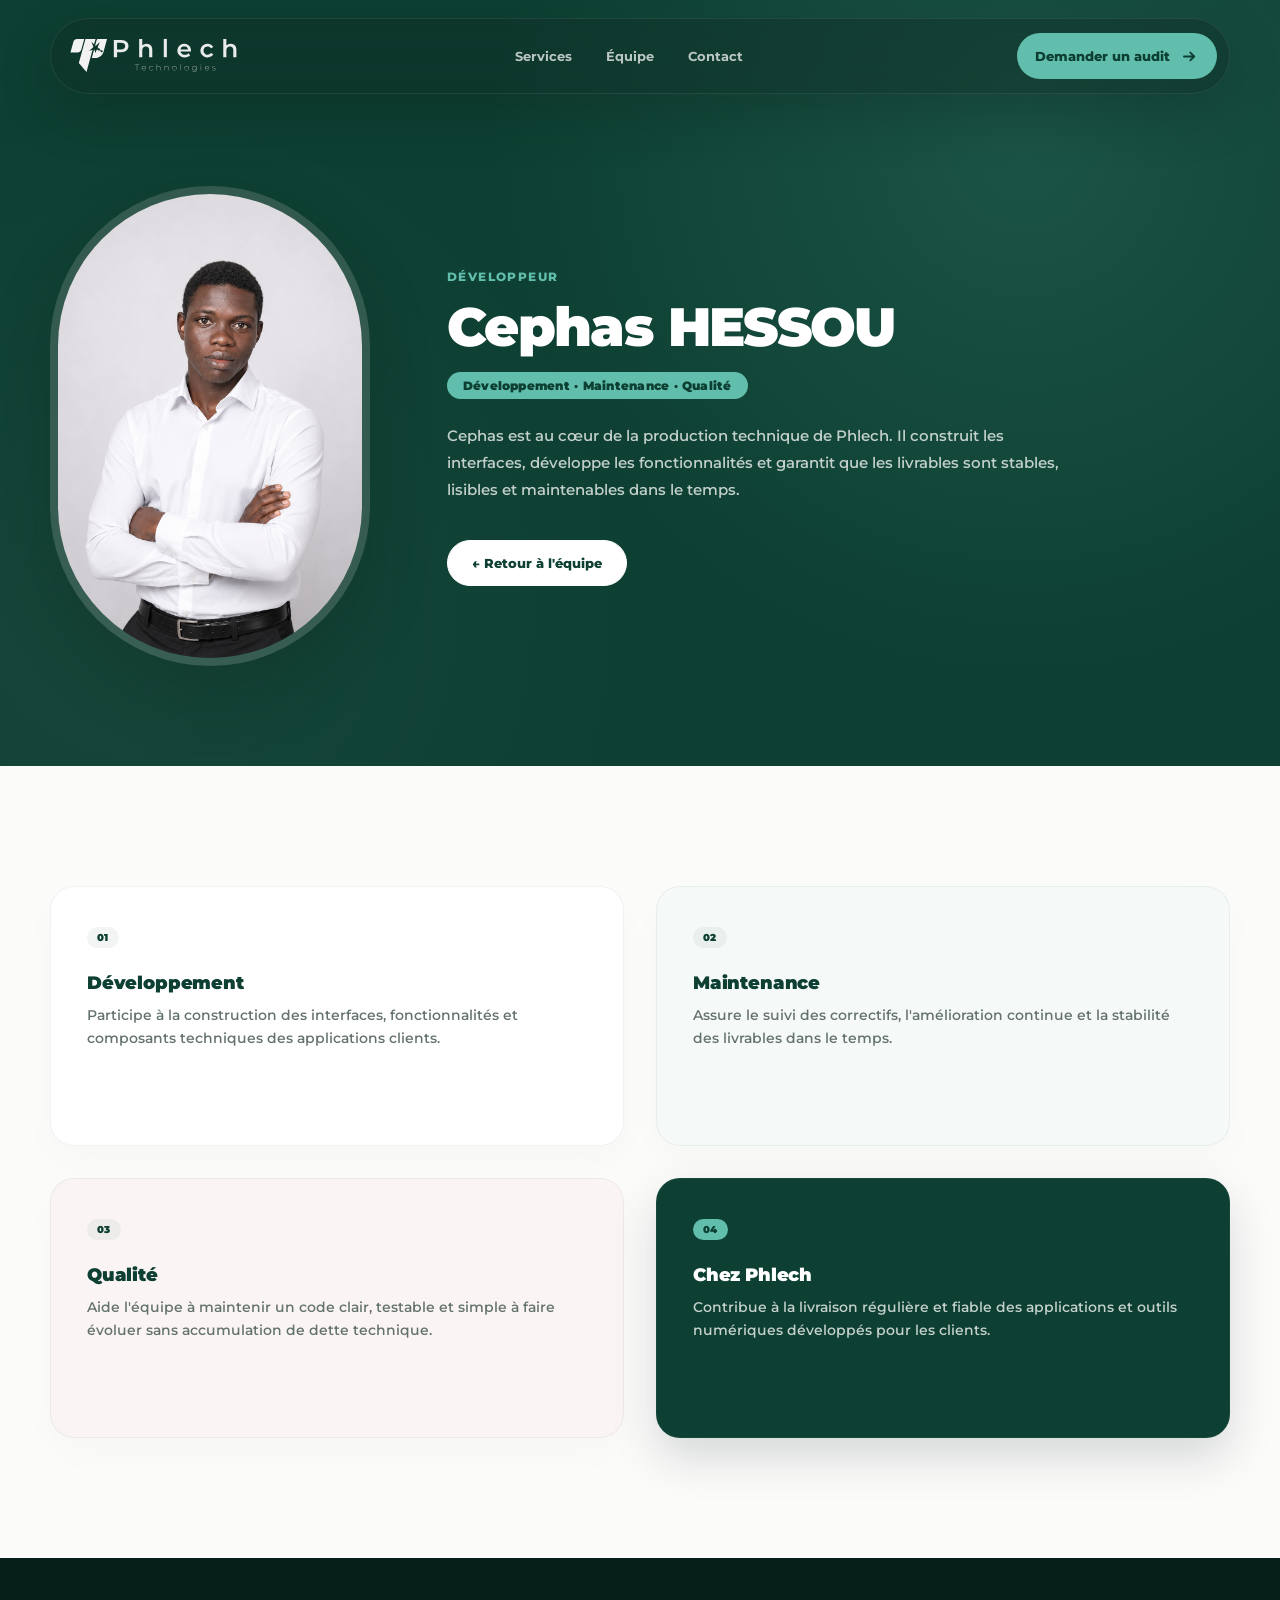
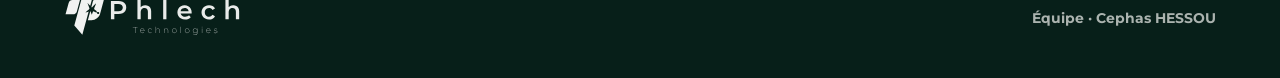
<file: cephas-hessou.html>
<!DOCTYPE html>
<html lang="fr">
  <head>
    <meta charset="UTF-8" />
    <meta name="viewport" content="width=device-width, initial-scale=1.0" />
    <title>Cephas HESSOU | Développeur — Phlech</title>
    <meta name="description" content="Cephas HESSOU, développeur chez Phlech. Il contribue à la construction des interfaces, des fonctionnalités et à la stabilité des livrables techniques." />
    <link rel="preconnect" href="https://fonts.googleapis.com" />
    <link rel="preconnect" href="https://fonts.gstatic.com" crossorigin />
    <link href="https://fonts.googleapis.com/css2?family=Montserrat:wght@400;500;600;700;800;900&display=swap" rel="stylesheet" />
    <link rel="stylesheet" href="styles.css" />
  </head>
  <body class="profile-page">
    <div class="site-shell">
      <header class="site-header" data-header>
        <a class="brand" href="index.html" aria-label="Phlech">
          <img src="assets/logo-horizontal-light.svg" alt="Phlech" />
        </a>
        <nav class="main-nav" aria-label="Navigation principale">
          <a href="index.html#services">Services</a>
          <a href="equipe.html">Équipe</a>
          <a href="index.html#contact">Contact</a>
        </nav>
        <a class="header-cta" href="index.html#contact">
          <span>Demander un audit</span>
          <svg aria-hidden="true" viewBox="0 0 24 24"><path d="M5 12h13m-5-5 5 5-5 5" /></svg>
        </a>
      </header>

      <main>
        <section class="profile-hero">
          <div class="profile-shell">
            <div class="profile-photo profile-photo-rose">
              <img src="cephas.png" alt="Cephas HESSOU" />
            </div>
            <div class="profile-content">
              <p class="eyebrow">Développeur</p>
              <h1>Cephas HESSOU</h1>
              <span class="profile-role">Développement · Maintenance · Qualité</span>
              <p>
                Cephas est au cœur de la production technique de Phlech. Il construit les interfaces, développe les fonctionnalités et garantit que les livrables sont stables, lisibles et maintenables dans le temps.
              </p>
              <div class="profile-actions">
                <a class="button button-primary" href="equipe.html#equipe">← Retour à l'équipe</a>
              </div>
            </div>
          </div>
        </section>

        <section class="profile-details">
          <div class="profile-detail-grid">
            <article class="profile-detail-card">
              <span>01</span>
              <h2>Développement</h2>
              <p>Participe à la construction des interfaces, fonctionnalités et composants techniques des applications clients.</p>
            </article>
            <article class="profile-detail-card">
              <span>02</span>
              <h2>Maintenance</h2>
              <p>Assure le suivi des correctifs, l'amélioration continue et la stabilité des livrables dans le temps.</p>
            </article>
            <article class="profile-detail-card">
              <span>03</span>
              <h2>Qualité</h2>
              <p>Aide l'équipe à maintenir un code clair, testable et simple à faire évoluer sans accumulation de dette technique.</p>
            </article>
            <article class="profile-detail-card">
              <span>04</span>
              <h2>Chez Phlech</h2>
              <p>Contribue à la livraison régulière et fiable des applications et outils numériques développés pour les clients.</p>
            </article>
          </div>
        </section>
      </main>

      <footer class="site-footer">
        <img src="assets/logo-horizontal-light.svg" alt="Phlech" />
        <span><a href="equipe.html">Équipe</a> · Cephas HESSOU</span>
      </footer>
    </div>
    <script src="script.js"></script>
  </body>
</html>
</file>
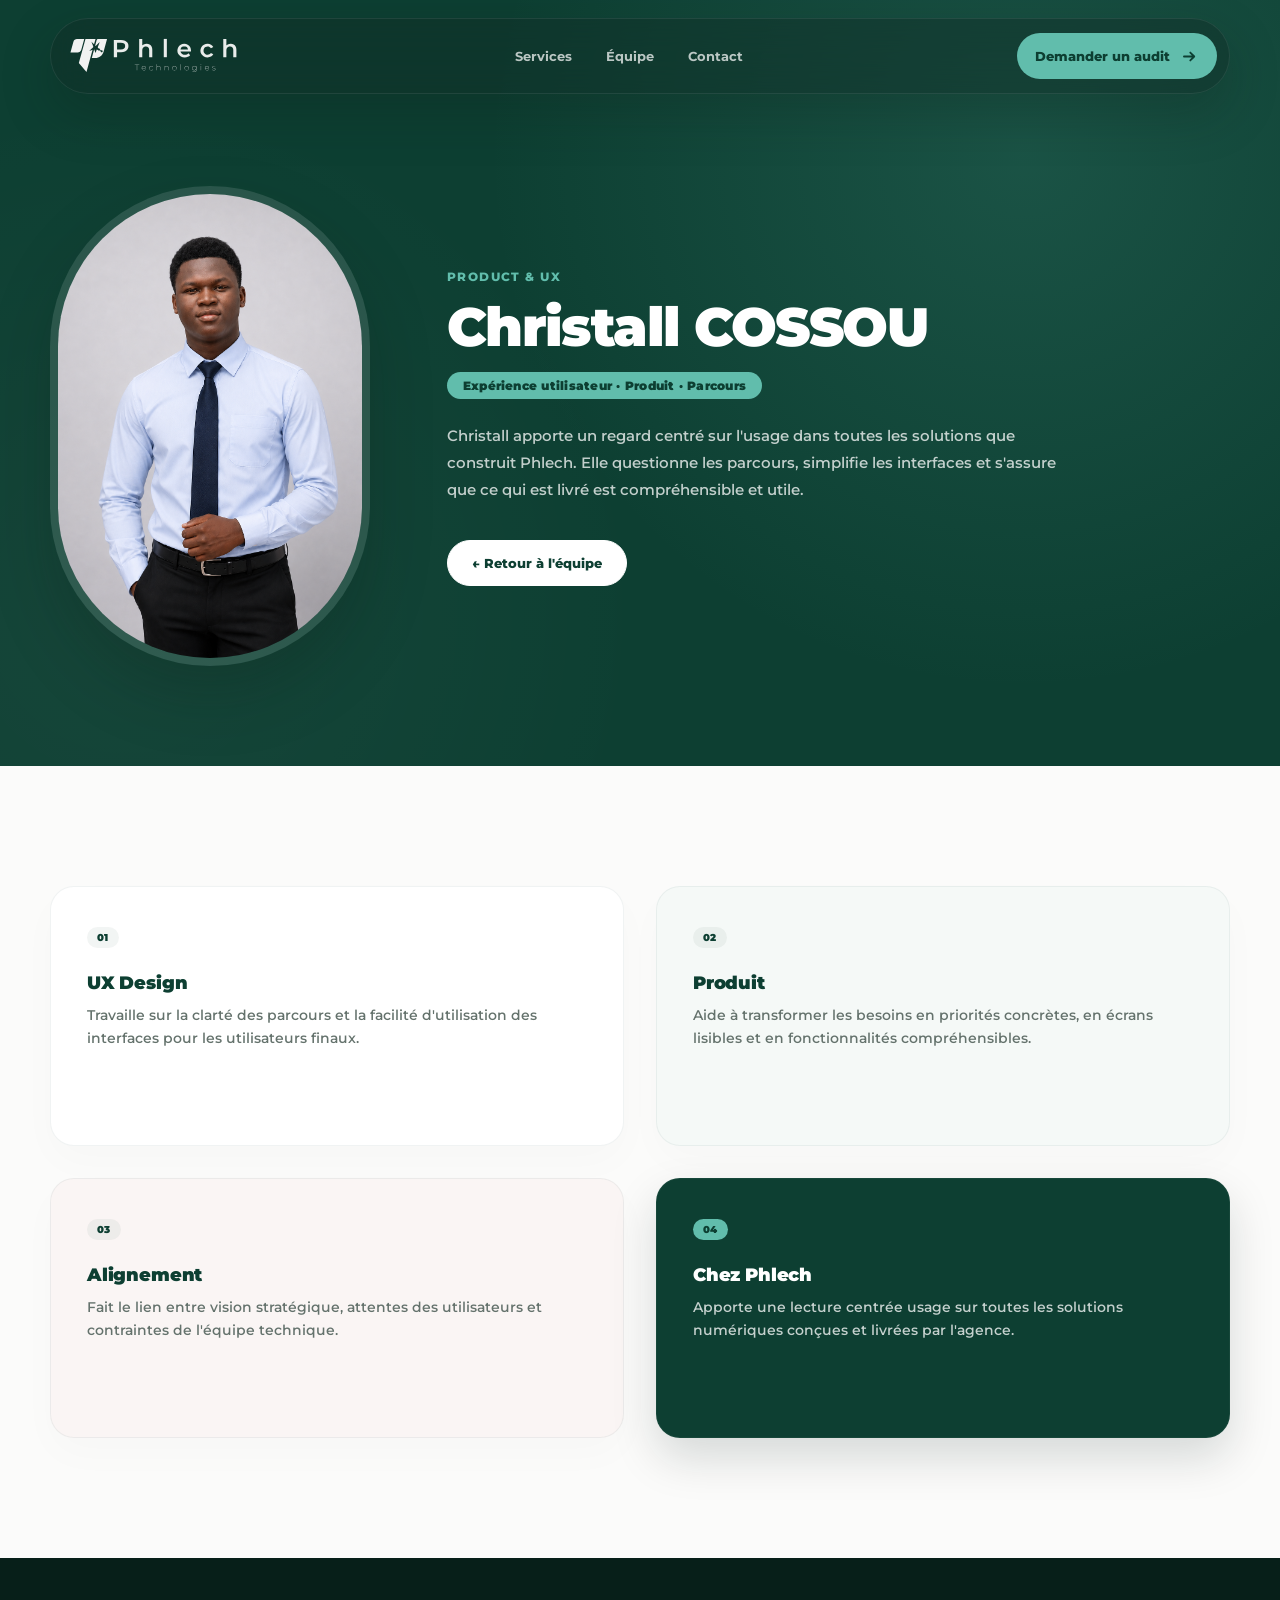
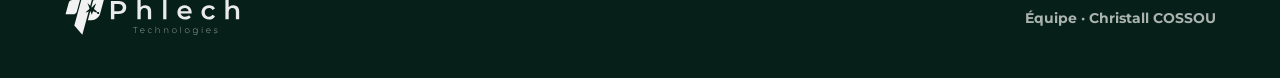
<file: christall-cossou.html>
<!DOCTYPE html>
<html lang="fr">
  <head>
    <meta charset="UTF-8" />
    <meta name="viewport" content="width=device-width, initial-scale=1.0" />
    <title>Christall COSSOU | Product &amp; UX — Phlech</title>
    <meta name="description" content="Christall COSSOU, spécialiste Product &amp; UX chez Phlech. Elle accompagne la lecture produit et l'expérience utilisateur des solutions numériques." />
    <link rel="preconnect" href="https://fonts.googleapis.com" />
    <link rel="preconnect" href="https://fonts.gstatic.com" crossorigin />
    <link href="https://fonts.googleapis.com/css2?family=Montserrat:wght@400;500;600;700;800;900&display=swap" rel="stylesheet" />
    <link rel="stylesheet" href="styles.css" />
  </head>
  <body class="profile-page">
    <div class="site-shell">
      <header class="site-header" data-header>
        <a class="brand" href="index.html" aria-label="Phlech">
          <img src="assets/logo-horizontal-light.svg" alt="Phlech" />
        </a>
        <nav class="main-nav" aria-label="Navigation principale">
          <a href="index.html#services">Services</a>
          <a href="equipe.html">Équipe</a>
          <a href="index.html#contact">Contact</a>
        </nav>
        <a class="header-cta" href="index.html#contact">
          <span>Demander un audit</span>
          <svg aria-hidden="true" viewBox="0 0 24 24"><path d="M5 12h13m-5-5 5 5-5 5" /></svg>
        </a>
      </header>

      <main>
        <section class="profile-hero">
          <div class="profile-shell">
            <div class="profile-photo profile-photo-light">
              <img src="cossou.png" alt="Christall COSSOU" />
            </div>
            <div class="profile-content">
              <p class="eyebrow">Product &amp; UX</p>
              <h1>Christall COSSOU</h1>
              <span class="profile-role">Expérience utilisateur · Produit · Parcours</span>
              <p>
                Christall apporte un regard centré sur l'usage dans toutes les solutions que construit Phlech. Elle questionne les parcours, simplifie les interfaces et s'assure que ce qui est livré est compréhensible et utile.
              </p>
              <div class="profile-actions">
                <a class="button button-primary" href="equipe.html#equipe">← Retour à l'équipe</a>
              </div>
            </div>
          </div>
        </section>

        <section class="profile-details">
          <div class="profile-detail-grid">
            <article class="profile-detail-card">
              <span>01</span>
              <h2>UX Design</h2>
              <p>Travaille sur la clarté des parcours et la facilité d'utilisation des interfaces pour les utilisateurs finaux.</p>
            </article>
            <article class="profile-detail-card">
              <span>02</span>
              <h2>Produit</h2>
              <p>Aide à transformer les besoins en priorités concrètes, en écrans lisibles et en fonctionnalités compréhensibles.</p>
            </article>
            <article class="profile-detail-card">
              <span>03</span>
              <h2>Alignement</h2>
              <p>Fait le lien entre vision stratégique, attentes des utilisateurs et contraintes de l'équipe technique.</p>
            </article>
            <article class="profile-detail-card">
              <span>04</span>
              <h2>Chez Phlech</h2>
              <p>Apporte une lecture centrée usage sur toutes les solutions numériques conçues et livrées par l'agence.</p>
            </article>
          </div>
        </section>
      </main>

      <footer class="site-footer">
        <img src="assets/logo-horizontal-light.svg" alt="Phlech" />
        <span><a href="equipe.html">Équipe</a> · Christall COSSOU</span>
      </footer>
    </div>
    <script src="script.js"></script>
  </body>
</html>
</file>
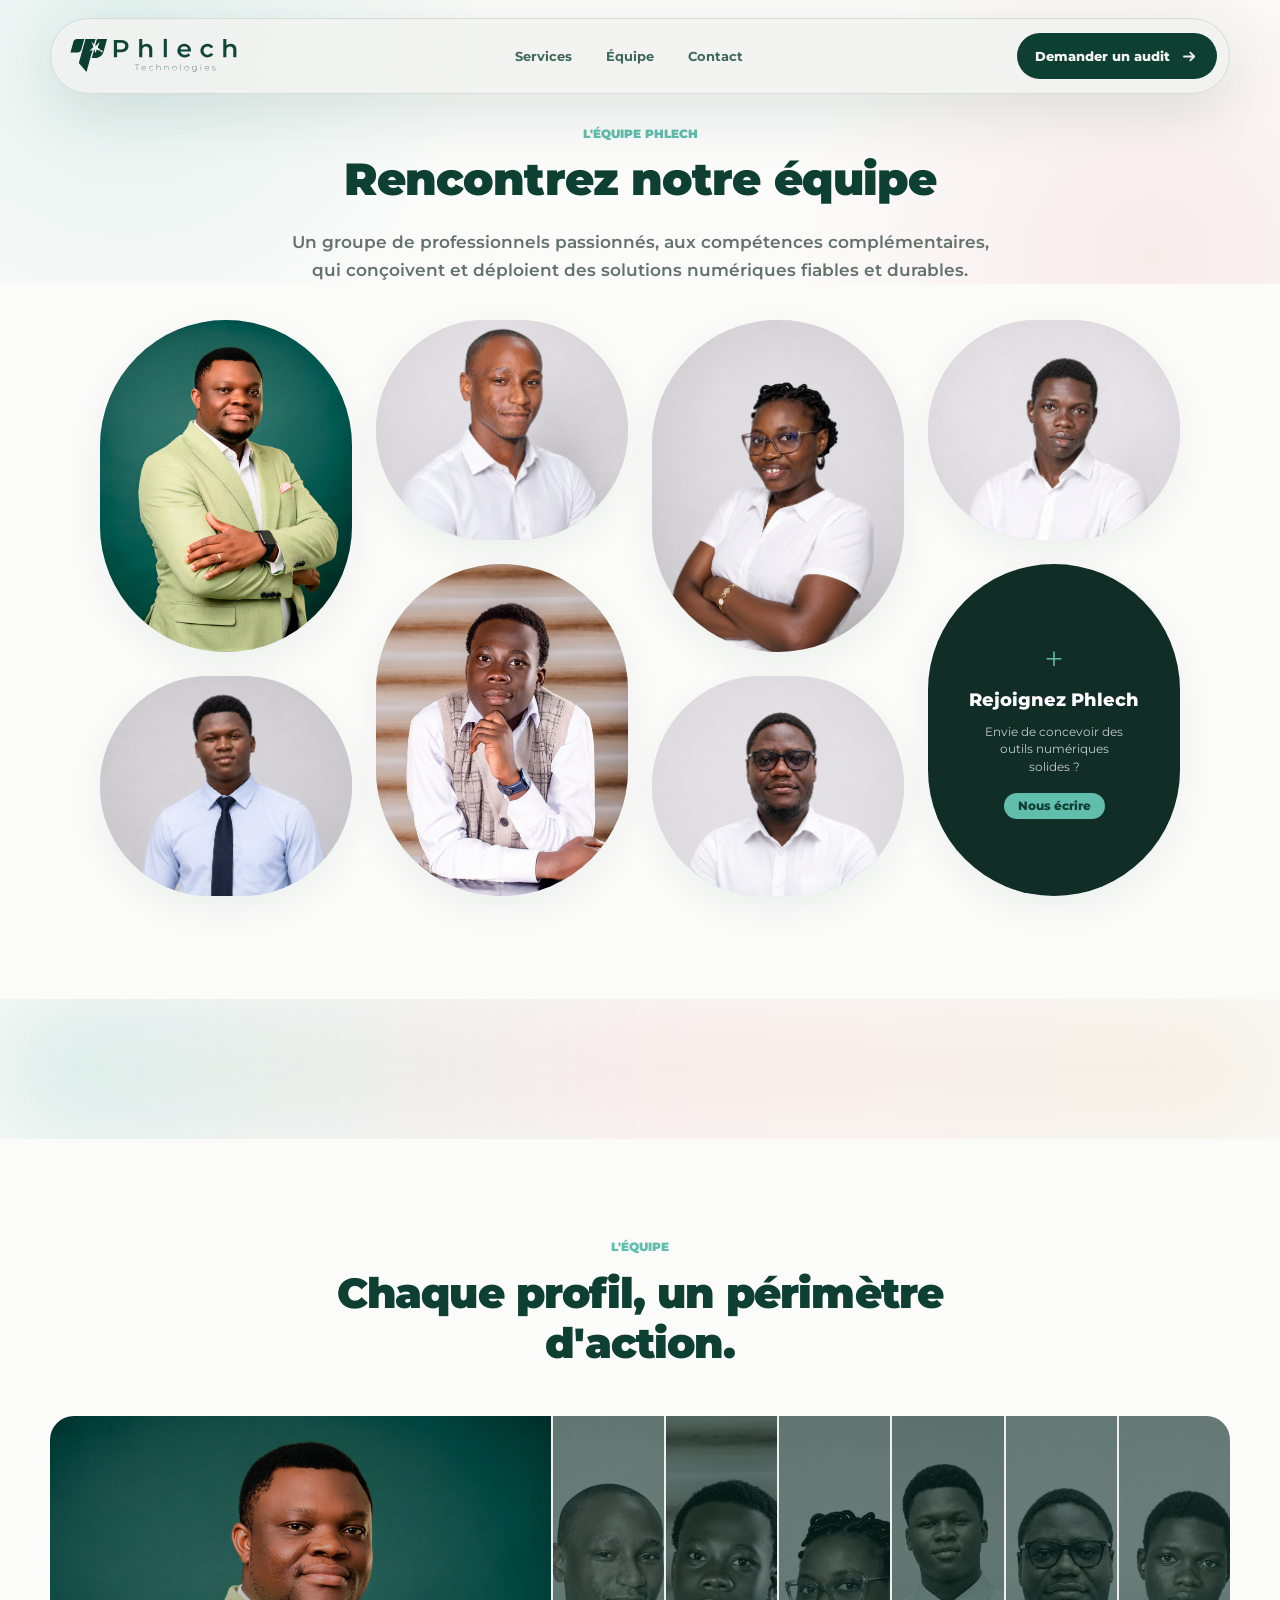
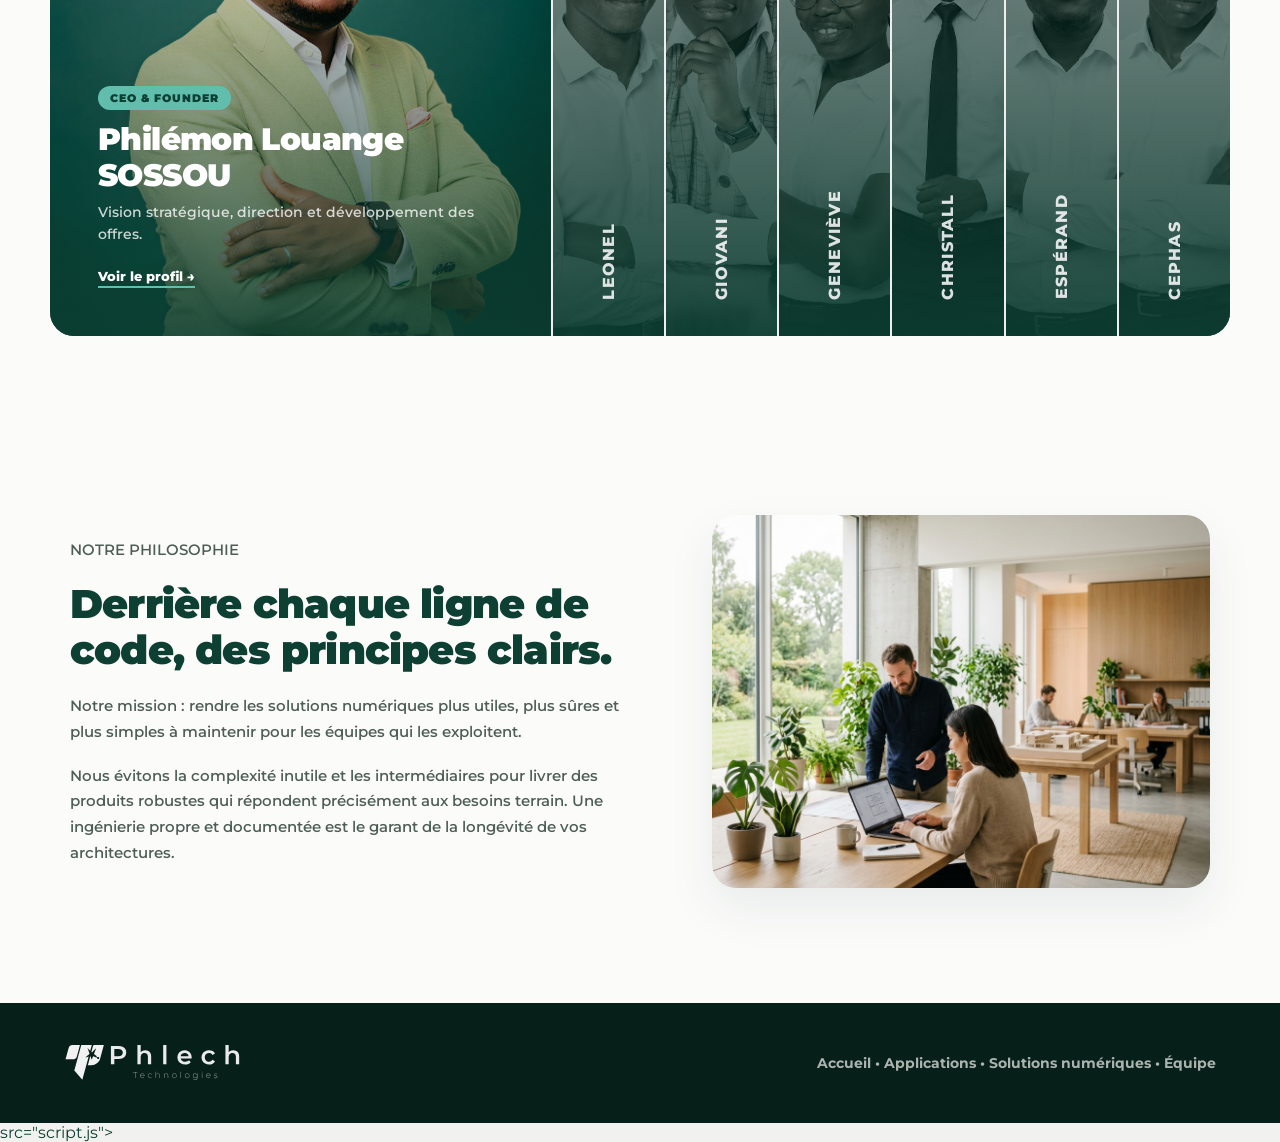
<file: equipe.html>
<!DOCTYPE html>
<html lang="fr">
  <head>
    <meta charset="UTF-8" />
    <meta name="viewport" content="width=device-width, initial-scale=1.0" />
    <meta
      name="description"
      content="Découvrez l'équipe Phlech, agence de développement de solutions numériques, cybersécurité, IA et infrastructure locale."
    />
    <title>Équipe Phlech | Agence de solutions numériques</title>
    <link rel="preconnect" href="https://fonts.googleapis.com" />
    <link rel="preconnect" href="https://fonts.gstatic.com" crossorigin />
    <link
      href="https://fonts.googleapis.com/css2?family=Montserrat:wght@400;500;600;700;800;900&display=swap"
      rel="stylesheet"
    />
    <link rel="stylesheet" href="styles.css" />
  </head>
  <body>
    <div class="site-shell">
      <header class="site-header" data-header>
        <a class="brand" href="index.html" aria-label="Phlech">
          <img src="assets/logo-horizontal-dark.svg" alt="Phlech" />
        </a>
        <nav class="main-nav" aria-label="Navigation principale">
          <a href="index.html#services">Services</a>
          <a href="equipe.html">Équipe</a>
          <a href="index.html#contact">Contact</a>
        </nav>
        <a class="header-cta" href="index.html#contact">
          <span>Demander un audit</span>
          <svg aria-hidden="true" viewBox="0 0 24 24">
            <path d="M5 12h13m-5-5 5 5-5 5" />
          </svg>
        </a>
      </header>

      <main>
        <section class="team-hero">
          <div class="team-hero-inner">
            <p class="eyebrow">L'équipe Phlech</p>
            <h1>Rencontrez notre équipe</h1>
            <p>
              Un groupe de professionnels passionnés, aux compétences complémentaires, qui conçoivent et déploient des solutions numériques fiables et durables.
            </p>
          </div>
        </section>

        <section class="team-collage-section">
          <div class="collage-container">
            <div class="collage-grid">
              <!-- Colonne 1 -->
              <div class="collage-column">
                <!-- Philémon (Tall) -->
                <a href="philemon-louange-sossou.html" class="collage-capsule bg-sage" id="capsule-philemon">
                  <img src="louange-sossou.jpeg" alt="Philémon Louange SOSSOU" />
                  <div class="collage-caption">
                    <h3>Philémon Louange S.</h3>
                    <p>CEO & Founder</p>
                  </div>
                </a>
                <!-- Christall (Short) -->
                <a href="christall-cossou.html" class="collage-capsule bg-mint" id="capsule-christall">
                  <img src="cossou.png" alt="Christall COSSOU" />
                  <div class="collage-caption">
                    <h3>Christall Cossou</h3>
                    <p>Product &amp; UX</p>
                  </div>
                </a>
              </div>

              <!-- Colonne 2 -->
              <div class="collage-column">
                <!-- Leonel (Short) -->
                <a href="leonel.html" class="collage-capsule bg-gold" id="capsule-leonel">
                  <img src="leonel.png" alt="Leonel HOUEGBONOU" />
                  <div class="collage-caption">
                    <h3>Leonel Houegbonou</h3>
                    <p>CTO</p>
                  </div>
                </a>
                <!-- Giovani (Tall) -->
                <a href="giovani-gbodo.html" class="collage-capsule bg-blue">
                  <img src="giovani-gbodo.jpg" alt="Giovani GBODO" />
                  <div class="collage-caption">
                    <h3>Giovani Gbodo</h3>
                    <p>Product Engineer</p>
                  </div>
                </a>
              </div>

              <!-- Colonne 3 -->
              <div class="collage-column">
                <!-- Geneviève (Tall) -->
                <a href="genevieve-lidehou.html" class="collage-capsule bg-rose">
                  <img src="genevieve.png" alt="Geneviève LIDEHOU" />
                  <div class="collage-caption">
                    <h3>Geneviève Lidehou</h3>
                    <p>Cheffe projet & Fullstack</p>
                  </div>
                </a>
                <!-- Espérand (Short) -->
                <a href="esperand-ahonoukoun.html" class="collage-capsule bg-sand">
                  <img src="esperand.png" alt="Espérand AHONOUKOUN" />
                  <div class="collage-caption">
                    <h3>Espérand A.</h3>
                    <p>Développeur</p>
                  </div>
                </a>
              </div>

              <!-- Colonne 4 -->
              <div class="collage-column">
                <!-- Cephas (Short) -->
                <a href="cephas-hessou.html" class="collage-capsule bg-terracotta">
                  <img src="cephas.png" alt="Cephas HESSOU" />
                  <div class="collage-caption">
                    <h3>Cephas Hessou</h3>
                    <p>Développeur</p>
                  </div>
                </a>
                <!-- Rejoignez-nous (Tall) -->
                <a href="index.html#contact" class="collage-capsule join-capsule">
                  <div class="join-content">
                    <span class="join-icon">+</span>
                    <h3>Rejoignez Phlech</h3>
                    <p>Envie de concevoir des outils numériques solides ?</p>
                    <span class="join-btn">Nous écrire</span>
                  </div>
                </a>
              </div>
            </div>
          </div>
        </section>

        <div class="gradient-divider">
          <div class="divider-blur"></div>
        </div>

        <section class="team-accordion-section" id="equipe">
          <div class="accordion-header">
            <p class="eyebrow">L'équipe</p>
            <h2>Chaque profil, un périmètre d'action.</h2>
          </div>
          <div class="team-accordion" id="teamAccordion">

            <a class="accordion-item active" href="philemon-louange-sossou.html" data-index="0">
              <div class="accordion-bg">
                <img src="louange-sossou.jpeg" alt="Philémon Louange SOSSOU" />
              </div>
              <div class="accordion-strip">
                <span class="accordion-strip-label">Philémon</span>
              </div>
              <div class="accordion-info">
                <span class="accordion-role">CEO &amp; Founder</span>
                <h3>Philémon Louange SOSSOU</h3>
                <p>Vision stratégique, direction et développement des offres.</p>
                <span class="accordion-cta">Voir le profil →</span>
              </div>
            </a>

            <a class="accordion-item" href="leonel.html" data-index="1">
              <div class="accordion-bg">
                <img src="leonel.png" alt="Leonel HOUEGBONOU" />
              </div>
              <div class="accordion-strip">
                <span class="accordion-strip-label">Leonel</span>
              </div>
              <div class="accordion-info">
                <span class="accordion-role">CTO</span>
                <h3>Leonel HOUEGBONOU</h3>
                <p>Architecture technique, stack et qualité du code livré.</p>
                <span class="accordion-cta">Voir le profil →</span>
              </div>
            </a>

            <a class="accordion-item" href="giovani-gbodo.html" data-index="2">
              <div class="accordion-bg">
                <img src="giovani-gbodo.jpg" alt="Giovani GBODO" />
              </div>
              <div class="accordion-strip">
                <span class="accordion-strip-label">Giovani</span>
              </div>
              <div class="accordion-info">
                <span class="accordion-role">Product Engineer</span>
                <h3>Giovani GBODO</h3>
                <p>Fullstack, conception de produits et IA appliquée.</p>
                <span class="accordion-cta">Voir le profil →</span>
              </div>
            </a>

            <a class="accordion-item" href="genevieve-lidehou.html" data-index="3">
              <div class="accordion-bg">
                <img src="genevieve.png" alt="Geneviève LIDEHOU" />
              </div>
              <div class="accordion-strip">
                <span class="accordion-strip-label">Geneviève</span>
              </div>
              <div class="accordion-info">
                <span class="accordion-role">Cheffe projet &amp; Fullstack</span>
                <h3>Geneviève LIDEHOU</h3>
                <p>Pilotage, coordination et développement applicatif.</p>
                <span class="accordion-cta">Voir le profil →</span>
              </div>
            </a>

            <a class="accordion-item" href="christall-cossou.html" data-index="4">
              <div class="accordion-bg">
                <img src="cossou.png" alt="Christall COSSOU" />
              </div>
              <div class="accordion-strip">
                <span class="accordion-strip-label">Christall</span>
              </div>
              <div class="accordion-info">
                <span class="accordion-role">Product &amp; UX</span>
                <h3>Christall COSSOU</h3>
                <p>Expérience utilisateur, parcours et clarté produit.</p>
                <span class="accordion-cta">Voir le profil →</span>
              </div>
            </a>

            <a class="accordion-item" href="esperand-ahonoukoun.html" data-index="5">
              <div class="accordion-bg">
                <img src="esperand.png" alt="Espérand AHONOUKOUN" />
              </div>
              <div class="accordion-strip">
                <span class="accordion-strip-label">Espérand</span>
              </div>
              <div class="accordion-info">
                <span class="accordion-role">Développeur</span>
                <h3>Espérand AHONOUKOUN</h3>
                <p>Développement, intégration et stabilité des livrables.</p>
                <span class="accordion-cta">Voir le profil →</span>
              </div>
            </a>

            <a class="accordion-item" href="cephas-hessou.html" data-index="6">
              <div class="accordion-bg">
                <img src="cephas.png" alt="Cephas HESSOU" />
              </div>
              <div class="accordion-strip">
                <span class="accordion-strip-label">Cephas</span>
              </div>
              <div class="accordion-info">
                <span class="accordion-role">Développeur</span>
                <h3>Cephas HESSOU</h3>
                <p>Développement, maintenance et suivi d'évolution.</p>
                <span class="accordion-cta">Voir le profil →</span>
              </div>
            </a>

          </div>
        </section>

        <section class="team-philosophy-section">
          <div class="philosophy-container">
            <div class="philosophy-split">
              <div class="philosophy-content">
                <p class="eyebrow">Notre philosophie</p>
                <h2>Derrière chaque ligne de code, des principes clairs.</h2>
                <p>
                  Notre mission : rendre les solutions numériques plus utiles, plus sûres et plus simples à maintenir pour les équipes qui les exploitent.
                </p>
                <p>
                  Nous évitons la complexité inutile et les intermédiaires pour livrer des produits robustes qui répondent précisément aux besoins terrain. Une ingénierie propre et documentée est le garant de la longévité de vos architectures.
                </p>
              </div>
              <div class="philosophy-image">
                <img src="assets/phlech-workspace.png" alt="Espace de travail de l'agence Phlech" />
              </div>
            </div>
          </div>
        </section>
      </main>

      <footer class="site-footer">
        <img src="assets/logo-horizontal-light.svg" alt="Phlech" />
        <span><a href="index.html">Accueil</a> • Applications • Solutions numériques • Équipe</span>
      </footer>
    </div>

    <script src="script.js"></script>
  </body>
</html>
 src="script.js"></script>
  </body>
</html>
</file>
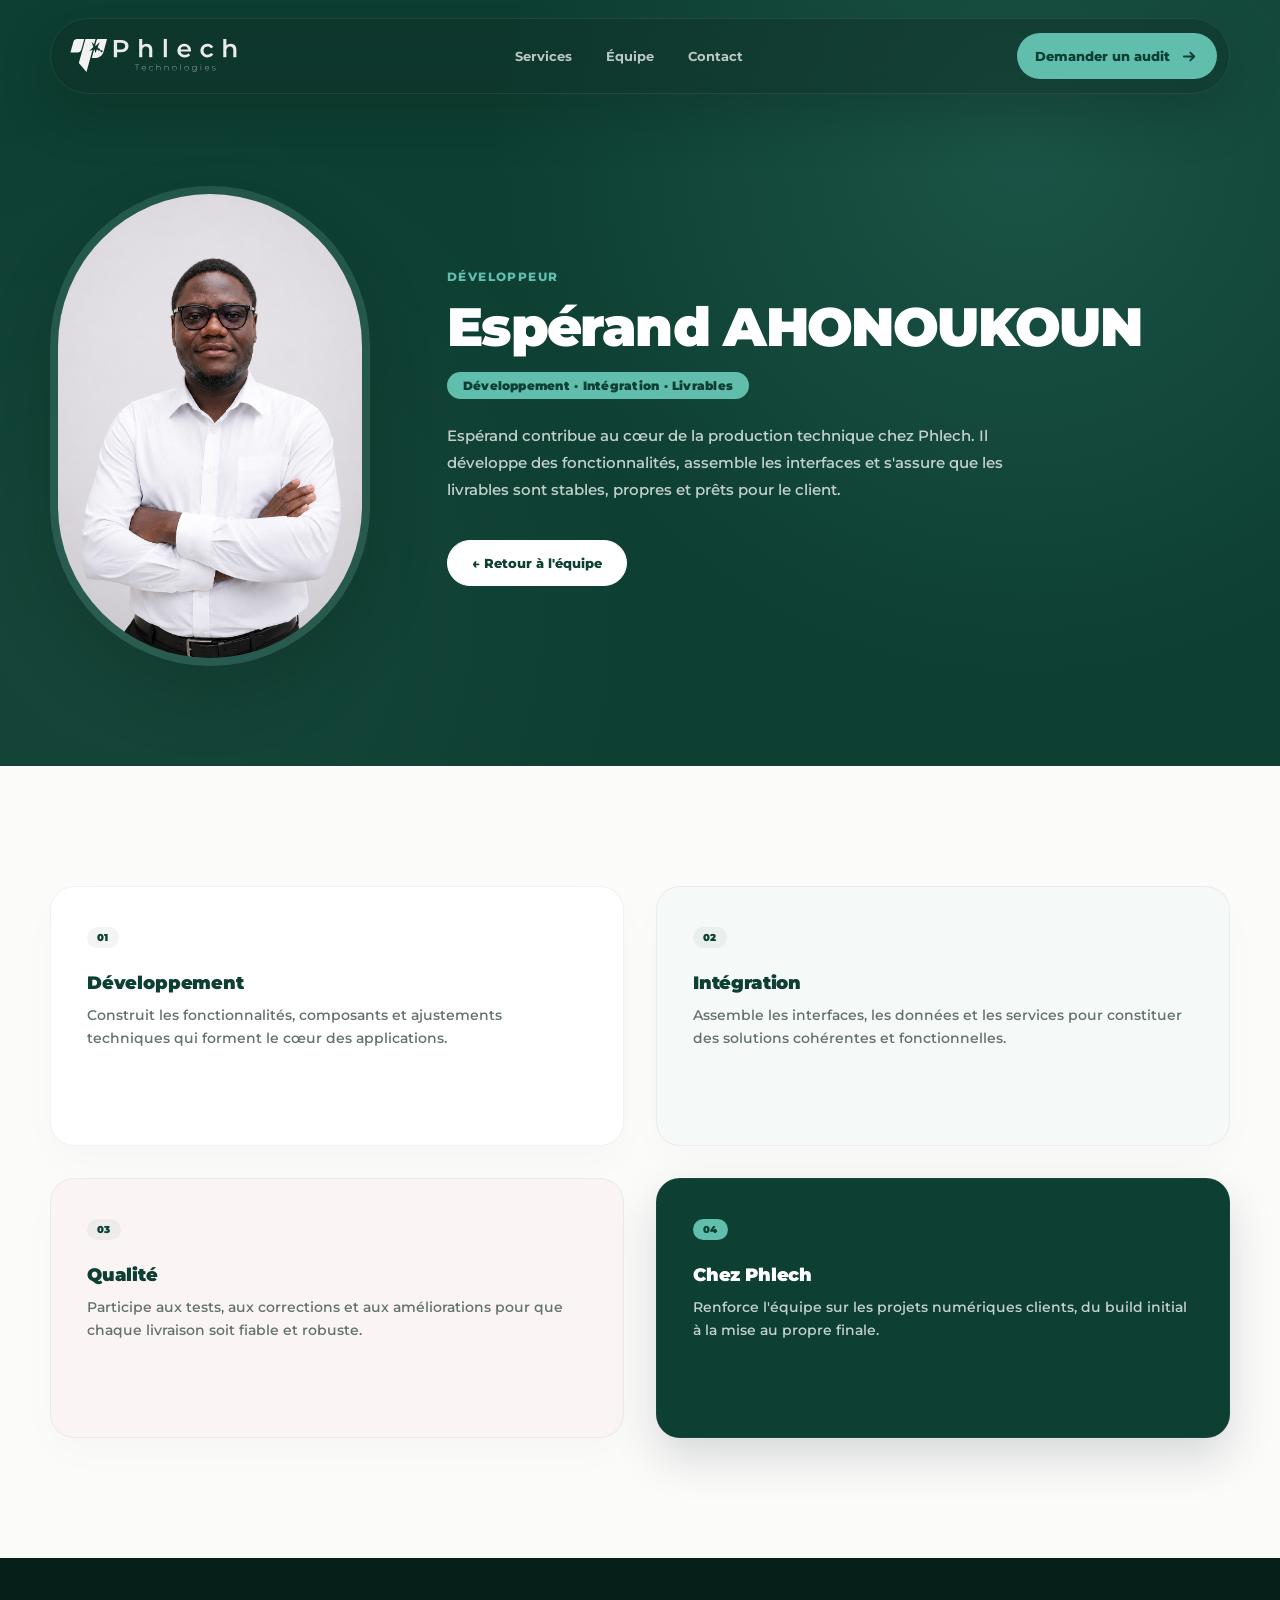
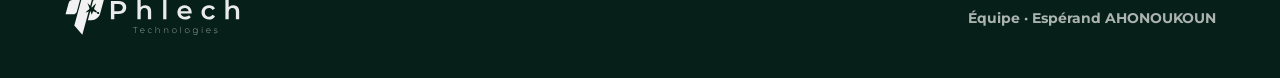
<file: esperand-ahonoukoun.html>
<!DOCTYPE html>
<html lang="fr">
  <head>
    <meta charset="UTF-8" />
    <meta name="viewport" content="width=device-width, initial-scale=1.0" />
    <title>Espérand AHONOUKOUN | Développeur — Phlech</title>
    <meta name="description" content="Espérand AHONOUKOUN, développeur chez Phlech. Contribution au développement des fonctionnalités, intégration et stabilisation des livrables techniques." />
    <link rel="preconnect" href="https://fonts.googleapis.com" />
    <link rel="preconnect" href="https://fonts.gstatic.com" crossorigin />
    <link href="https://fonts.googleapis.com/css2?family=Montserrat:wght@400;500;600;700;800;900&display=swap" rel="stylesheet" />
    <link rel="stylesheet" href="styles.css" />
  </head>
  <body class="profile-page">
    <div class="site-shell">
      <header class="site-header" data-header>
        <a class="brand" href="index.html" aria-label="Phlech">
          <img src="assets/logo-horizontal-light.svg" alt="Phlech" />
        </a>
        <nav class="main-nav" aria-label="Navigation principale">
          <a href="index.html#services">Services</a>
          <a href="equipe.html">Équipe</a>
          <a href="index.html#contact">Contact</a>
        </nav>
        <a class="header-cta" href="index.html#contact">
          <span>Demander un audit</span>
          <svg aria-hidden="true" viewBox="0 0 24 24"><path d="M5 12h13m-5-5 5 5-5 5" /></svg>
        </a>
      </header>

      <main>
        <section class="profile-hero">
          <div class="profile-shell">
            <div class="profile-photo profile-photo-mint">
              <img src="esperand.png" alt="Espérand AHONOUKOUN" />
            </div>
            <div class="profile-content">
              <p class="eyebrow">Développeur</p>
              <h1>Espérand AHONOUKOUN</h1>
              <span class="profile-role">Développement · Intégration · Livrables</span>
              <p>
                Espérand contribue au cœur de la production technique chez Phlech. Il développe des fonctionnalités, assemble les interfaces et s'assure que les livrables sont stables, propres et prêts pour le client.
              </p>
              <div class="profile-actions">
                <a class="button button-primary" href="equipe.html#equipe">← Retour à l'équipe</a>
              </div>
            </div>
          </div>
        </section>

        <section class="profile-details">
          <div class="profile-detail-grid">
            <article class="profile-detail-card">
              <span>01</span>
              <h2>Développement</h2>
              <p>Construit les fonctionnalités, composants et ajustements techniques qui forment le cœur des applications.</p>
            </article>
            <article class="profile-detail-card">
              <span>02</span>
              <h2>Intégration</h2>
              <p>Assemble les interfaces, les données et les services pour constituer des solutions cohérentes et fonctionnelles.</p>
            </article>
            <article class="profile-detail-card">
              <span>03</span>
              <h2>Qualité</h2>
              <p>Participe aux tests, aux corrections et aux améliorations pour que chaque livraison soit fiable et robuste.</p>
            </article>
            <article class="profile-detail-card">
              <span>04</span>
              <h2>Chez Phlech</h2>
              <p>Renforce l'équipe sur les projets numériques clients, du build initial à la mise au propre finale.</p>
            </article>
          </div>
        </section>
      </main>

      <footer class="site-footer">
        <img src="assets/logo-horizontal-light.svg" alt="Phlech" />
        <span><a href="equipe.html">Équipe</a> · Espérand AHONOUKOUN</span>
      </footer>
    </div>
    <script src="script.js"></script>
  </body>
</html>
</file>
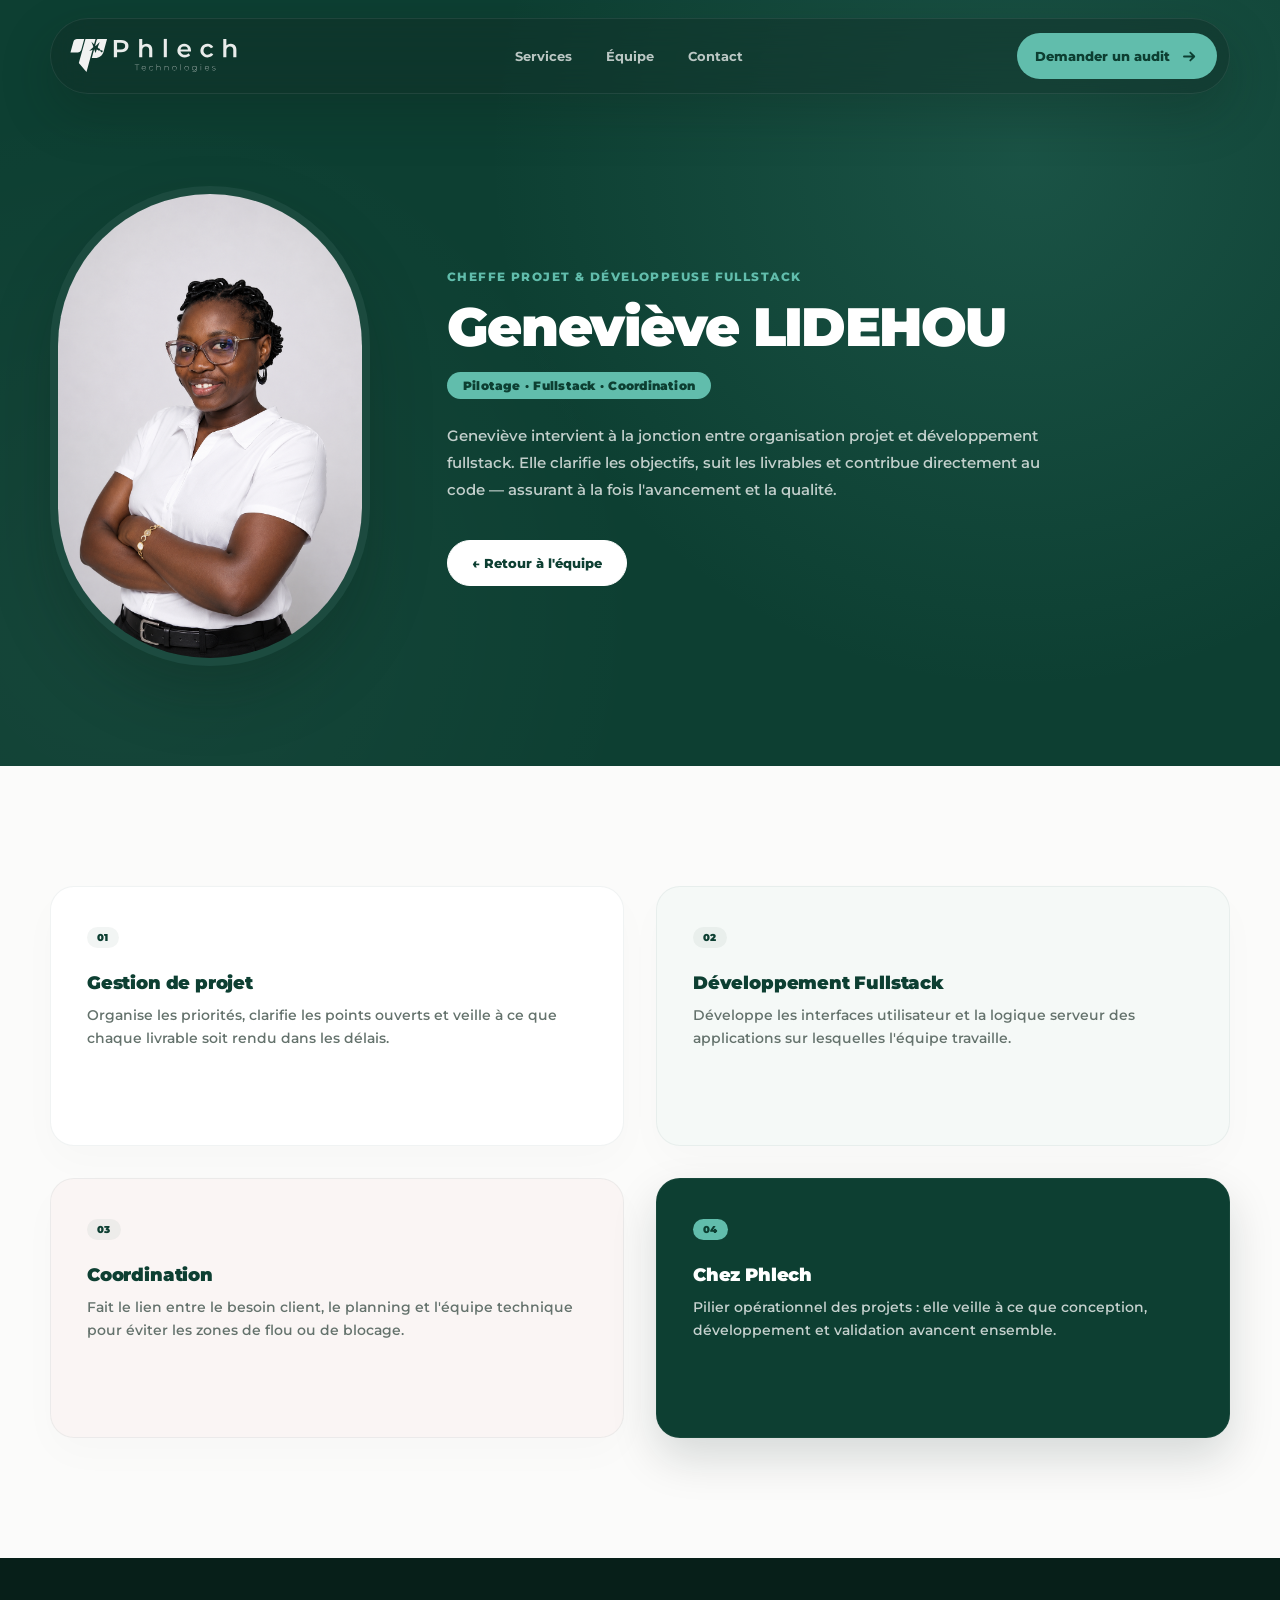
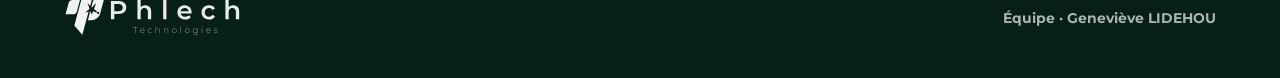
<file: genevieve-lidehou.html>
<!DOCTYPE html>
<html lang="fr">
  <head>
    <meta charset="UTF-8" />
    <meta name="viewport" content="width=device-width, initial-scale=1.0" />
    <title>Geneviève LIDEHOU | Cheffe projet &amp; Fullstack — Phlech</title>
    <meta name="description" content="Geneviève LIDEHOU, cheffe de projet et développeuse fullstack chez Phlech. Elle pilote les livrables et contribue directement au développement." />
    <link rel="preconnect" href="https://fonts.googleapis.com" />
    <link rel="preconnect" href="https://fonts.gstatic.com" crossorigin />
    <link href="https://fonts.googleapis.com/css2?family=Montserrat:wght@400;500;600;700;800;900&display=swap" rel="stylesheet" />
    <link rel="stylesheet" href="styles.css" />
  </head>
  <body class="profile-page">
    <div class="site-shell">
      <header class="site-header" data-header>
        <a class="brand" href="index.html" aria-label="Phlech">
          <img src="assets/logo-horizontal-light.svg" alt="Phlech" />
        </a>
        <nav class="main-nav" aria-label="Navigation principale">
          <a href="index.html#services">Services</a>
          <a href="equipe.html">Équipe</a>
          <a href="index.html#contact">Contact</a>
        </nav>
        <a class="header-cta" href="index.html#contact">
          <span>Demander un audit</span>
          <svg aria-hidden="true" viewBox="0 0 24 24"><path d="M5 12h13m-5-5 5 5-5 5" /></svg>
        </a>
      </header>

      <main>
        <section class="profile-hero">
          <div class="profile-shell">
            <div class="profile-photo profile-photo-green">
              <img src="genevieve.png" alt="Geneviève LIDEHOU" />
            </div>
            <div class="profile-content">
              <p class="eyebrow">Cheffe projet &amp; Développeuse Fullstack</p>
              <h1>Geneviève LIDEHOU</h1>
              <span class="profile-role">Pilotage · Fullstack · Coordination</span>
              <p>
                Geneviève intervient à la jonction entre organisation projet et développement fullstack. Elle clarifie les objectifs, suit les livrables et contribue directement au code — assurant à la fois l'avancement et la qualité.
              </p>
              <div class="profile-actions">
                <a class="button button-primary" href="equipe.html#equipe">← Retour à l'équipe</a>
              </div>
            </div>
          </div>
        </section>

        <section class="profile-details">
          <div class="profile-detail-grid">
            <article class="profile-detail-card">
              <span>01</span>
              <h2>Gestion de projet</h2>
              <p>Organise les priorités, clarifie les points ouverts et veille à ce que chaque livrable soit rendu dans les délais.</p>
            </article>
            <article class="profile-detail-card">
              <span>02</span>
              <h2>Développement Fullstack</h2>
              <p>Développe les interfaces utilisateur et la logique serveur des applications sur lesquelles l'équipe travaille.</p>
            </article>
            <article class="profile-detail-card">
              <span>03</span>
              <h2>Coordination</h2>
              <p>Fait le lien entre le besoin client, le planning et l'équipe technique pour éviter les zones de flou ou de blocage.</p>
            </article>
            <article class="profile-detail-card">
              <span>04</span>
              <h2>Chez Phlech</h2>
              <p>Pilier opérationnel des projets : elle veille à ce que conception, développement et validation avancent ensemble.</p>
            </article>
          </div>
        </section>
      </main>

      <footer class="site-footer">
        <img src="assets/logo-horizontal-light.svg" alt="Phlech" />
        <span><a href="equipe.html">Équipe</a> · Geneviève LIDEHOU</span>
      </footer>
    </div>
    <script src="script.js"></script>
  </body>
</html>
</file>
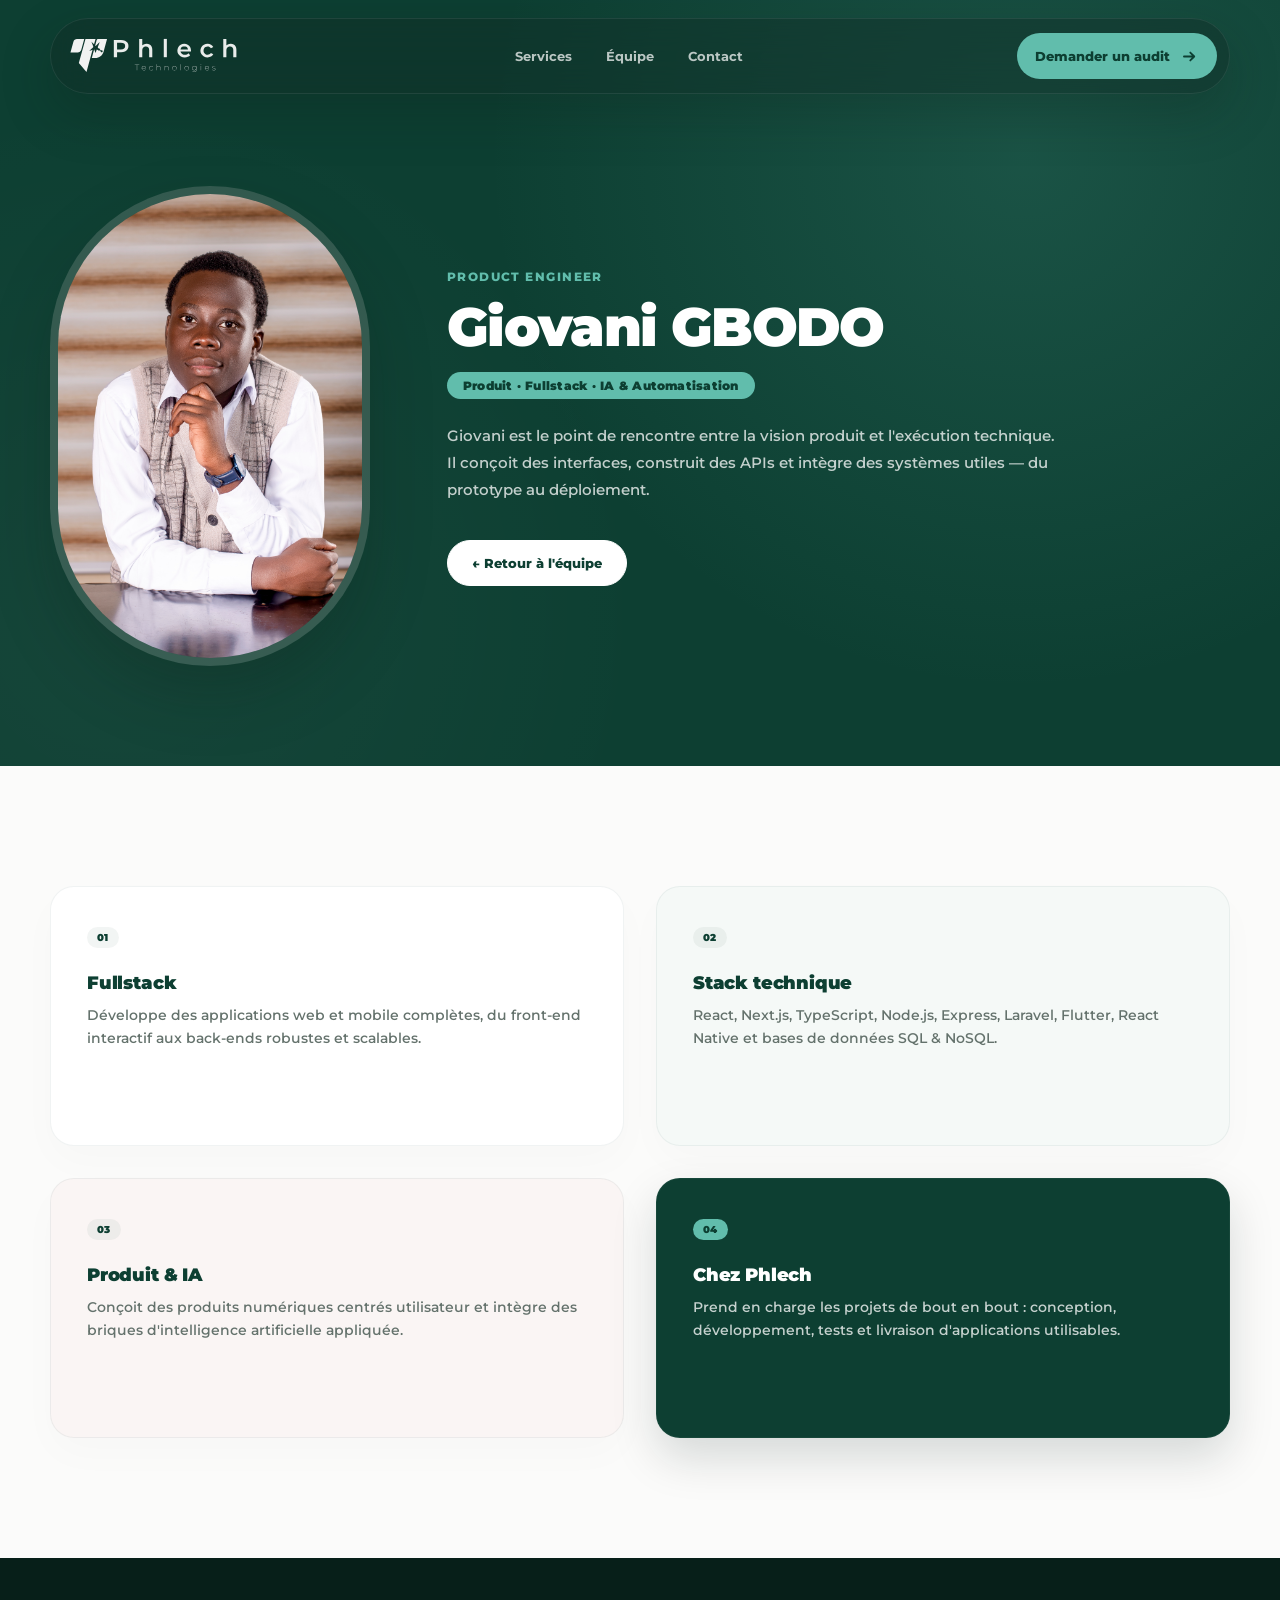
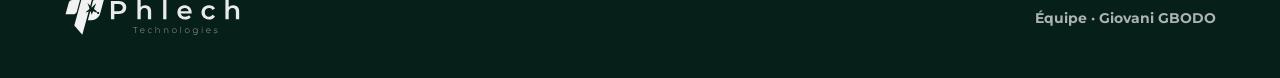
<file: giovani-gbodo.html>
<!DOCTYPE html>
<html lang="fr">
  <head>
    <meta charset="UTF-8" />
    <meta name="viewport" content="width=device-width, initial-scale=1.0" />
    <title>Giovani GBODO | Product Engineer — Phlech</title>
    <meta name="description" content="Giovani GBODO, Product Engineer chez Phlech. Développement fullstack, conception produit et intégration IA." />
    <link rel="preconnect" href="https://fonts.googleapis.com" />
    <link rel="preconnect" href="https://fonts.gstatic.com" crossorigin />
    <link href="https://fonts.googleapis.com/css2?family=Montserrat:wght@400;500;600;700;800;900&display=swap" rel="stylesheet" />
    <link rel="stylesheet" href="styles.css" />
  </head>
  <body class="profile-page">
    <div class="site-shell">
      <header class="site-header" data-header>
        <a class="brand" href="index.html" aria-label="Phlech">
          <img src="assets/logo-horizontal-light.svg" alt="Phlech" />
        </a>
        <nav class="main-nav" aria-label="Navigation principale">
          <a href="index.html#services">Services</a>
          <a href="equipe.html">Équipe</a>
          <a href="index.html#contact">Contact</a>
        </nav>
        <a class="header-cta" href="index.html#contact">
          <span>Demander un audit</span>
          <svg aria-hidden="true" viewBox="0 0 24 24"><path d="M5 12h13m-5-5 5 5-5 5" /></svg>
        </a>
      </header>

      <main>
        <section class="profile-hero">
          <div class="profile-shell">
            <div class="profile-photo profile-photo-rose">
              <img src="giovani-gbodo.jpg" alt="Giovani GBODO" />
            </div>
            <div class="profile-content">
              <p class="eyebrow">Product Engineer</p>
              <h1>Giovani GBODO</h1>
              <span class="profile-role">Produit · Fullstack · IA &amp; Automatisation</span>
              <p>
                Giovani est le point de rencontre entre la vision produit et l'exécution technique. Il conçoit des interfaces, construit des APIs et intègre des systèmes utiles — du prototype au déploiement.
              </p>
              <div class="profile-actions">
                <a class="button button-primary" href="equipe.html#equipe">← Retour à l'équipe</a>
              </div>
            </div>
          </div>
        </section>

        <section class="profile-details">
          <div class="profile-detail-grid">
            <article class="profile-detail-card">
              <span>01</span>
              <h2>Fullstack</h2>
              <p>Développe des applications web et mobile complètes, du front-end interactif aux back-ends robustes et scalables.</p>
            </article>
            <article class="profile-detail-card">
              <span>02</span>
              <h2>Stack technique</h2>
              <p>React, Next.js, TypeScript, Node.js, Express, Laravel, Flutter, React Native et bases de données SQL &amp; NoSQL.</p>
            </article>
            <article class="profile-detail-card">
              <span>03</span>
              <h2>Produit &amp; IA</h2>
              <p>Conçoit des produits numériques centrés utilisateur et intègre des briques d'intelligence artificielle appliquée.</p>
            </article>
            <article class="profile-detail-card">
              <span>04</span>
              <h2>Chez Phlech</h2>
              <p>Prend en charge les projets de bout en bout : conception, développement, tests et livraison d'applications utilisables.</p>
            </article>
          </div>
        </section>
      </main>

      <footer class="site-footer">
        <img src="assets/logo-horizontal-light.svg" alt="Phlech" />
        <span><a href="equipe.html">Équipe</a> · Giovani GBODO</span>
      </footer>
    </div>
    <script src="script.js"></script>
  </body>
</html>
</file>
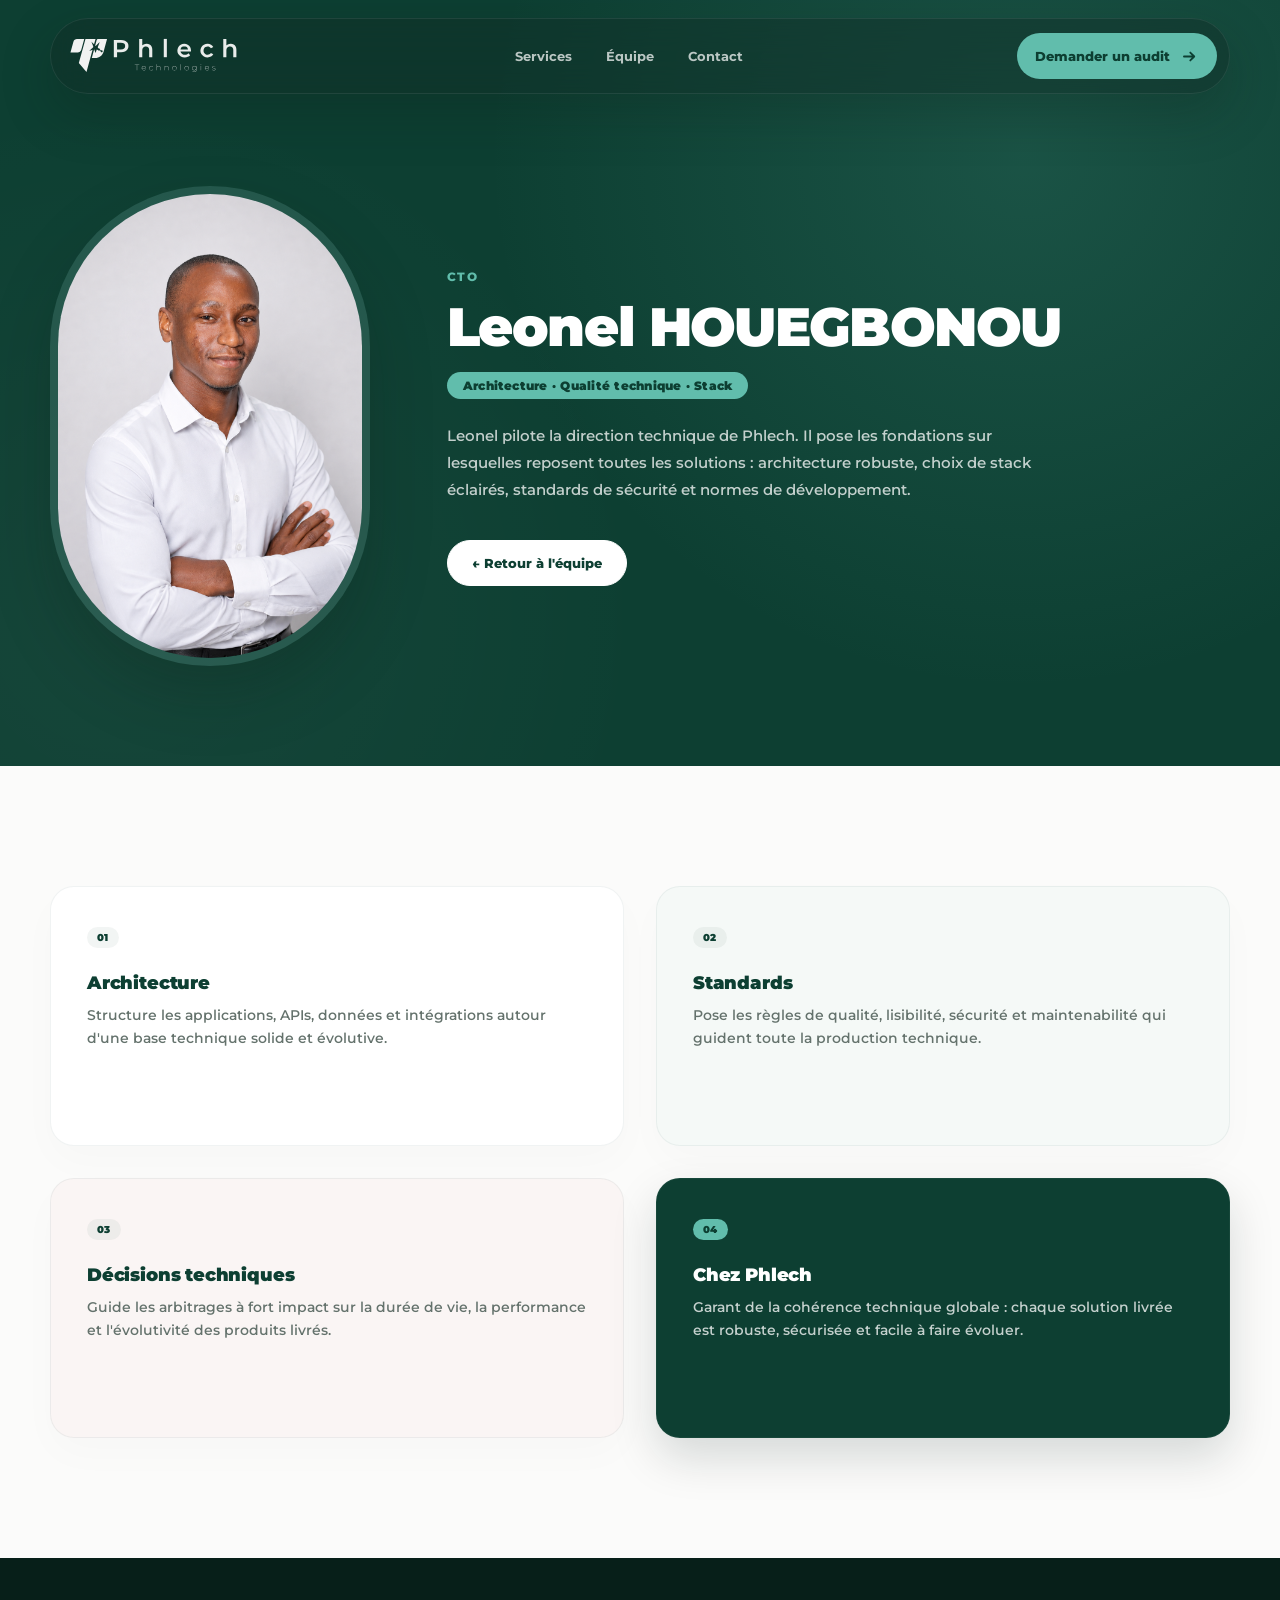
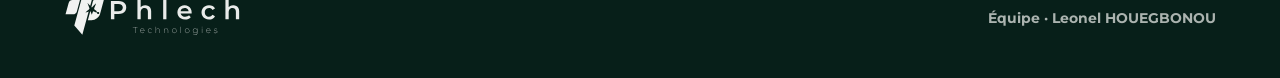
<file: leonel.html>
<!DOCTYPE html>
<html lang="fr">
  <head>
    <meta charset="UTF-8" />
    <meta name="viewport" content="width=device-width, initial-scale=1.0" />
    <title>Leonel HOUEGBONOU | CTO — Phlech</title>
    <meta name="description" content="Leonel HOUEGBONOU, CTO de Phlech. Il pilote la direction technique, l'architecture des solutions et la qualité du code produit par l'équipe." />
    <link rel="preconnect" href="https://fonts.googleapis.com" />
    <link rel="preconnect" href="https://fonts.gstatic.com" crossorigin />
    <link href="https://fonts.googleapis.com/css2?family=Montserrat:wght@400;500;600;700;800;900&display=swap" rel="stylesheet" />
    <link rel="stylesheet" href="styles.css" />
  </head>
  <body class="profile-page">
    <div class="site-shell">
      <header class="site-header" data-header>
        <a class="brand" href="index.html" aria-label="Phlech">
          <img src="assets/logo-horizontal-light.svg" alt="Phlech" />
        </a>
        <nav class="main-nav" aria-label="Navigation principale">
          <a href="index.html#services">Services</a>
          <a href="equipe.html">Équipe</a>
          <a href="index.html#contact">Contact</a>
        </nav>
        <a class="header-cta" href="index.html#contact">
          <span>Demander un audit</span>
          <svg aria-hidden="true" viewBox="0 0 24 24"><path d="M5 12h13m-5-5 5 5-5 5" /></svg>
        </a>
      </header>

      <main>
        <section class="profile-hero">
          <div class="profile-shell">
            <div class="profile-photo profile-photo-mint">
              <img src="leonel.png" alt="Leonel HOUEGBONOU" />
            </div>
            <div class="profile-content">
              <p class="eyebrow">CTO</p>
              <h1>Leonel HOUEGBONOU</h1>
              <span class="profile-role">Architecture · Qualité technique · Stack</span>
              <p>
                Leonel pilote la direction technique de Phlech. Il pose les fondations sur lesquelles reposent toutes les solutions : architecture robuste, choix de stack éclairés, standards de sécurité et normes de développement.
              </p>
              <div class="profile-actions">
                <a class="button button-primary" href="equipe.html#equipe">← Retour à l'équipe</a>
              </div>
            </div>
          </div>
        </section>

        <section class="profile-details">
          <div class="profile-detail-grid">
            <article class="profile-detail-card">
              <span>01</span>
              <h2>Architecture</h2>
              <p>Structure les applications, APIs, données et intégrations autour d'une base technique solide et évolutive.</p>
            </article>
            <article class="profile-detail-card">
              <span>02</span>
              <h2>Standards</h2>
              <p>Pose les règles de qualité, lisibilité, sécurité et maintenabilité qui guident toute la production technique.</p>
            </article>
            <article class="profile-detail-card">
              <span>03</span>
              <h2>Décisions techniques</h2>
              <p>Guide les arbitrages à fort impact sur la durée de vie, la performance et l'évolutivité des produits livrés.</p>
            </article>
            <article class="profile-detail-card">
              <span>04</span>
              <h2>Chez Phlech</h2>
              <p>Garant de la cohérence technique globale : chaque solution livrée est robuste, sécurisée et facile à faire évoluer.</p>
            </article>
          </div>
        </section>
      </main>

      <footer class="site-footer">
        <img src="assets/logo-horizontal-light.svg" alt="Phlech" />
        <span><a href="equipe.html">Équipe</a> · Leonel HOUEGBONOU</span>
      </footer>
    </div>
    <script src="script.js"></script>
  </body>
</html>
</file>
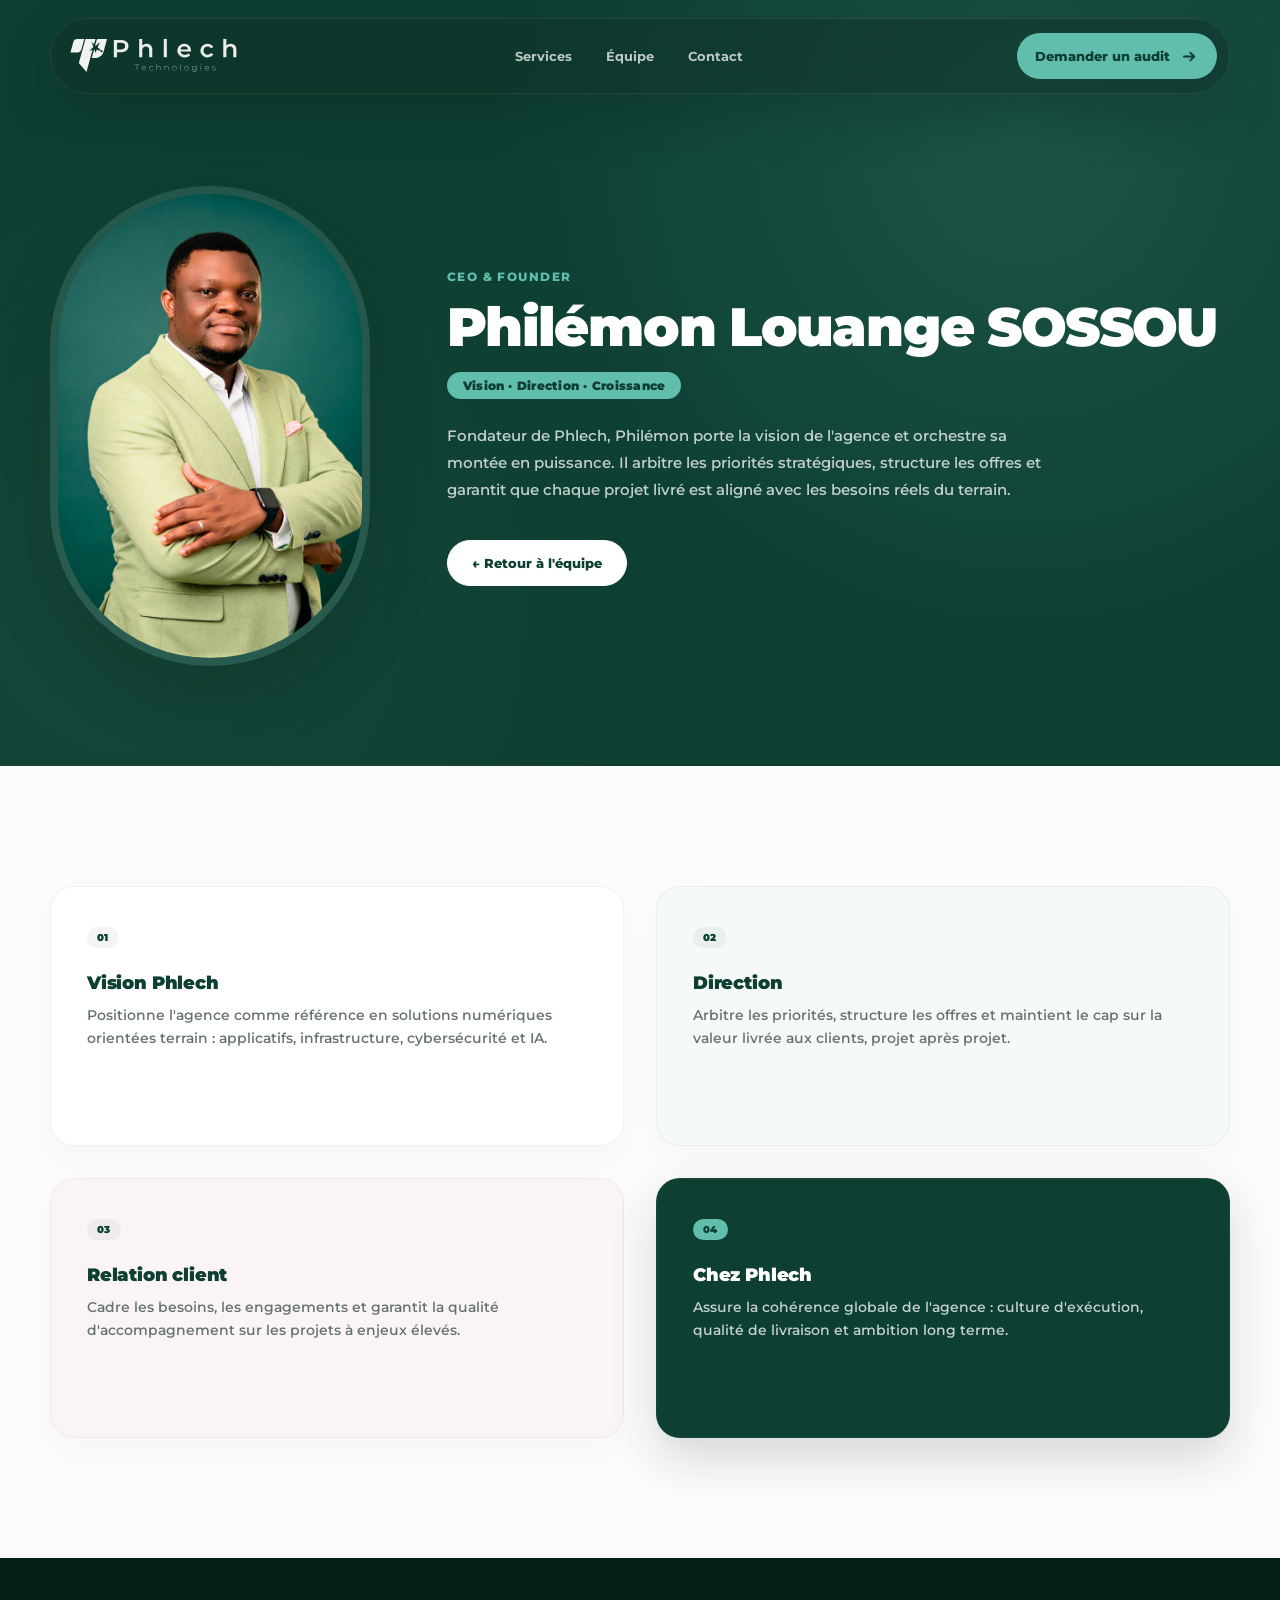
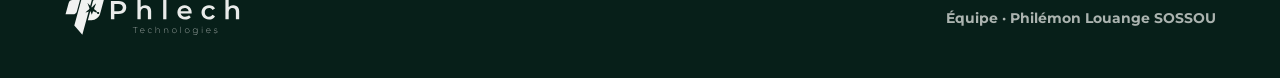
<file: philemon-louange-sossou.html>
<!DOCTYPE html>
<html lang="fr">
  <head>
    <meta charset="UTF-8" />
    <meta name="viewport" content="width=device-width, initial-scale=1.0" />
    <title>Philémon Louange SOSSOU | CEO & Founder — Phlech</title>
    <meta name="description" content="Philémon Louange SOSSOU, fondateur de Phlech, porte la vision stratégique de l'agence et structure les offres de développement numérique." />
    <link rel="preconnect" href="https://fonts.googleapis.com" />
    <link rel="preconnect" href="https://fonts.gstatic.com" crossorigin />
    <link href="https://fonts.googleapis.com/css2?family=Montserrat:wght@400;500;600;700;800;900&display=swap" rel="stylesheet" />
    <link rel="stylesheet" href="styles.css" />
  </head>
  <body class="profile-page">
    <div class="site-shell">
      <header class="site-header" data-header>
        <a class="brand" href="index.html" aria-label="Phlech">
          <img src="assets/logo-horizontal-light.svg" alt="Phlech" />
        </a>
        <nav class="main-nav" aria-label="Navigation principale">
          <a href="index.html#services">Services</a>
          <a href="equipe.html">Équipe</a>
          <a href="index.html#contact">Contact</a>
        </nav>
        <a class="header-cta" href="index.html#contact">
          <span>Demander un audit</span>
          <svg aria-hidden="true" viewBox="0 0 24 24"><path d="M5 12h13m-5-5 5 5-5 5" /></svg>
        </a>
      </header>

      <main>
        <section class="profile-hero">
          <div class="profile-shell">
            <div class="profile-photo profile-photo-mint">
              <img src="louange-sossou.jpeg" alt="Philémon Louange SOSSOU" />
            </div>
            <div class="profile-content">
              <p class="eyebrow">CEO &amp; Founder</p>
              <h1>Philémon Louange SOSSOU</h1>
              <span class="profile-role">Vision · Direction · Croissance</span>
              <p>
                Fondateur de Phlech, Philémon porte la vision de l'agence et orchestre sa montée en puissance. Il arbitre les priorités stratégiques, structure les offres et garantit que chaque projet livré est aligné avec les besoins réels du terrain.
              </p>
              <div class="profile-actions">
                <a class="button button-primary" href="equipe.html#equipe">← Retour à l'équipe</a>
              </div>
            </div>
          </div>
        </section>

        <section class="profile-details">
          <div class="profile-detail-grid">
            <article class="profile-detail-card">
              <span>01</span>
              <h2>Vision Phlech</h2>
              <p>Positionne l'agence comme référence en solutions numériques orientées terrain : applicatifs, infrastructure, cybersécurité et IA.</p>
            </article>
            <article class="profile-detail-card">
              <span>02</span>
              <h2>Direction</h2>
              <p>Arbitre les priorités, structure les offres et maintient le cap sur la valeur livrée aux clients, projet après projet.</p>
            </article>
            <article class="profile-detail-card">
              <span>03</span>
              <h2>Relation client</h2>
              <p>Cadre les besoins, les engagements et garantit la qualité d'accompagnement sur les projets à enjeux élevés.</p>
            </article>
            <article class="profile-detail-card">
              <span>04</span>
              <h2>Chez Phlech</h2>
              <p>Assure la cohérence globale de l'agence : culture d'exécution, qualité de livraison et ambition long terme.</p>
            </article>
          </div>
        </section>
      </main>

      <footer class="site-footer">
        <img src="assets/logo-horizontal-light.svg" alt="Phlech" />
        <span><a href="equipe.html">Équipe</a> · Philémon Louange SOSSOU</span>
      </footer>
    </div>
    <script src="script.js"></script>
  </body>
</html>
</file>
<file: styles.css>
:root {
  --green-950: #0d3f32;
  --green-700: #198e75;
  --mint-500: #61bdac;
  --rose-200: #f2c9c9;
  --stone-050: #f1f2f0;
  --ink: #101512;
  --muted: #64726c;
  --line: rgba(13, 63, 50, 0.14);
  --shadow: 0 28px 90px rgba(13, 63, 50, 0.16);
  --radius: 8px;
  --header-h: 76px;
}

* {
  box-sizing: border-box;
}

html {
  scroll-behavior: smooth;
}

#services,
#applications,
#serveurs,
#formations,
#equipe,
#contact {
  scroll-margin-top: 112px;
}

body {
  margin: 0;
  font-family: "Montserrat", Arial, sans-serif;
  color: var(--green-950);
  background: var(--stone-050);
  letter-spacing: 0;
}

body::before {
  content: "";
  position: fixed;
  inset: 0;
  z-index: -1;
  pointer-events: none;
  background:
    linear-gradient(90deg, rgba(13, 63, 50, 0.055) 1px, transparent 1px),
    linear-gradient(0deg, rgba(13, 63, 50, 0.045) 1px, transparent 1px);
  background-size: 64px 64px;
  mask-image: linear-gradient(to bottom, #000, transparent 70%);
}

a {
  color: inherit;
  text-decoration: none;
}

img,
svg {
  display: block;
}

button,
input,
textarea,
select {
  font: inherit;
}

.site-shell {
  min-height: 100vh;
  overflow: clip;
}

.site-header {
  position: fixed;
  top: 18px;
  left: 50%;
  z-index: 20;
  display: grid;
  grid-template-columns: auto 1fr auto;
  align-items: center;
  width: min(1180px, calc(100% - 28px));
  min-height: var(--header-h);
  padding: 10px 12px 10px 18px;
  border: 1px solid rgba(13, 63, 50, 0.12);
  border-radius: 999px;
  background: rgba(241, 242, 240, 0.82);
  backdrop-filter: blur(18px);
  box-shadow: 0 18px 60px rgba(13, 63, 50, 0.12);
  transform: translateX(-50%);
  transition: transform 240ms ease, background 240ms ease;
}

.site-header.is-compact {
  background: rgba(241, 242, 240, 0.94);
  transform: translateX(-50%) translateY(-5px);
}

.brand {
  display: flex;
  align-items: center;
  width: 172px;
  height: 48px;
  overflow: hidden;
}

.brand img {
  width: 100%;
  height: auto;
}

.main-nav {
  display: flex;
  justify-content: center;
  gap: clamp(16px, 3vw, 34px);
  color: rgba(13, 63, 50, 0.78);
  font-size: 0.84rem;
  font-weight: 700;
}

.main-nav a {
  position: relative;
  padding: 10px 0;
}

.main-nav a::after {
  content: "";
  position: absolute;
  right: 0;
  bottom: 4px;
  left: 0;
  height: 2px;
  background: var(--green-700);
  transform: scaleX(0);
  transform-origin: right;
  transition: transform 200ms ease;
}

.main-nav a:hover::after {
  transform: scaleX(1);
  transform-origin: left;
}

.header-cta,
.button {
  display: inline-flex;
  align-items: center;
  justify-content: center;
  gap: 10px;
  min-height: 46px;
  border-radius: 999px;
  font-size: 0.84rem;
  font-weight: 800;
  white-space: nowrap;
}

.header-cta {
  justify-self: end;
  padding: 0 18px;
  color: var(--stone-050);
  background: var(--green-950);
}

.header-cta svg,
.button svg,
.service-row a svg {
  width: 19px;
  height: 19px;
  fill: none;
  stroke: currentColor;
  stroke-width: 2.3;
  stroke-linecap: round;
  stroke-linejoin: round;
}

.section-band {
  position: relative;
  padding-inline: clamp(18px, 5vw, 72px);
}

/* ============================================================
   HERO PAGE D'ACCUEIL — Design editorial sombre + offres
   ============================================================ */
.hero {
  position: relative;
  overflow: hidden;
  min-height: 100vh;
  display: flex;
  flex-direction: column;
  justify-content: center;
  padding-top: 130px;
  padding-bottom: 0;
  background: var(--green-950);
  color: #fff;
}

/* Fond dégradé animé en mesh */
.hero::before {
  content: '';
  position: absolute;
  inset: 0;
  z-index: 0;
  background:
    radial-gradient(ellipse 70% 60% at 15% 20%, rgba(97, 189, 172, 0.22) 0%, transparent 60%),
    radial-gradient(ellipse 60% 50% at 85% 80%, rgba(242, 201, 201, 0.14) 0%, transparent 60%),
    radial-gradient(ellipse 50% 40% at 60% 10%, rgba(97, 189, 172, 0.1) 0%, transparent 55%);
  animation: heroMeshDrift 14s ease-in-out infinite alternate;
  pointer-events: none;
}

/* Grille subtile */
.hero::after {
  content: '';
  position: absolute;
  inset: 0;
  z-index: 0;
  background-image:
    linear-gradient(rgba(255,255,255,0.028) 1px, transparent 1px),
    linear-gradient(90deg, rgba(255,255,255,0.028) 1px, transparent 1px);
  background-size: 60px 60px;
  pointer-events: none;
}

@keyframes heroMeshDrift {
  0%   { opacity: 1; background-position: 0% 0%; }
  50%  { opacity: 0.75; }
  100% { opacity: 1; background-position: 5% 3%; }
}

/* Conteneur intérieur */
.hero-inner {
  position: relative;
  z-index: 1;
  width: min(1180px, calc(100% - 40px));
  margin: 0 auto;
  padding-bottom: clamp(60px, 8vw, 100px);
}

/* Bloc titre */
.hero-head {
  max-width: 820px;
  margin-bottom: clamp(52px, 7vw, 90px);
}

.hero-badge {
  display: inline-flex;
  align-items: center;
  gap: 8px;
  padding: 6px 14px;
  border: 1px solid rgba(97, 189, 172, 0.35);
  border-radius: 99px;
  color: var(--mint-500);
  font-size: 0.73rem;
  font-weight: 800;
  letter-spacing: 0.06em;
  text-transform: uppercase;
  margin-bottom: 28px;
}

.hero-badge::before {
  content: '';
  width: 6px;
  height: 6px;
  border-radius: 50%;
  background: var(--mint-500);
  box-shadow: 0 0 8px var(--mint-500);
  animation: heroBadgePulse 2.4s infinite;
}

@keyframes heroBadgePulse {
  0%, 100% { opacity: 1; transform: scale(1); }
  50%       { opacity: 0.4; transform: scale(0.8); }
}

.hero-head h1 {
  margin: 0 0 24px;
  font-size: clamp(2.4rem, 4.8vw, 4.2rem);
  line-height: 1.05;
  font-weight: 900;
  letter-spacing: -0.03em;
  color: #fff;
}

.hero-head h1 em {
  font-style: normal;
  color: var(--mint-500);
}

.hero-head p {
  max-width: 620px;
  margin: 0 0 36px;
  color: rgba(255, 255, 255, 0.62);
  font-size: clamp(0.98rem, 1.3vw, 1.12rem);
  line-height: 1.72;
  font-weight: 450;
}

/* CTA buttons */
.hero-ctas {
  display: flex;
  flex-wrap: wrap;
  gap: 14px;
}

.hero-ctas .btn-dark-primary {
  display: inline-flex;
  align-items: center;
  gap: 10px;
  padding: 0 28px;
  min-height: 50px;
  background: var(--mint-500);
  color: var(--green-950);
  border-radius: 999px;
  font-size: 0.9rem;
  font-weight: 800;
  text-decoration: none;
  transition: background 0.25s ease, transform 0.3s cubic-bezier(0.16,1,0.3,1);
}

.hero-ctas .btn-dark-primary:hover {
  background: #7de8cf;
  transform: translateY(-2px);
}

.hero-ctas .btn-dark-ghost {
  display: inline-flex;
  align-items: center;
  gap: 8px;
  padding: 0 24px;
  min-height: 50px;
  border: 1px solid rgba(255,255,255,0.18);
  border-radius: 999px;
  color: rgba(255,255,255,0.78);
  font-size: 0.88rem;
  font-weight: 700;
  text-decoration: none;
  transition: border-color 0.25s ease, color 0.25s ease, transform 0.3s cubic-bezier(0.16,1,0.3,1);
}

.hero-ctas .btn-dark-ghost:hover {
  border-color: rgba(255,255,255,0.45);
  color: #fff;
  transform: translateY(-2px);
}

/* ── Grille de 4 offres de services ── */
.hero-offers {
  display: grid;
  grid-template-columns: repeat(4, 1fr);
  border-top: 1px solid rgba(255, 255, 255, 0.08);
  position: relative;
  z-index: 1;
}

.hero-offer {
  position: relative;
  display: flex;
  flex-direction: column;
  justify-content: space-between;
  padding: clamp(24px, 3.5vw, 40px) clamp(20px, 2.5vw, 32px);
  border-right: 1px solid rgba(255, 255, 255, 0.08);
  text-decoration: none;
  color: #fff;
  transition: background 0.4s cubic-bezier(0.16,1,0.3,1);
  overflow: hidden;
}

.hero-offer:last-child {
  border-right: none;
}

.hero-offer::before {
  content: '';
  position: absolute;
  inset: 0;
  background: radial-gradient(circle at 30% 80%, rgba(97, 189, 172, 0.12) 0%, transparent 65%);
  opacity: 0;
  transition: opacity 0.5s cubic-bezier(0.16,1,0.3,1);
}

.hero-offer:hover::before {
  opacity: 1;
}

.hero-offer:hover {
  background: rgba(255, 255, 255, 0.03);
}

.offer-num {
  display: block;
  font-size: 0.7rem;
  font-weight: 900;
  letter-spacing: 0.08em;
  color: rgba(255, 255, 255, 0.3);
  margin-bottom: 20px;
}

.offer-icon {
  width: 42px;
  height: 42px;
  display: flex;
  align-items: center;
  justify-content: center;
  border-radius: 12px;
  background: rgba(97, 189, 172, 0.12);
  border: 1px solid rgba(97, 189, 172, 0.2);
  margin-bottom: 18px;
  transition: background 0.3s ease, border-color 0.3s ease;
}

.hero-offer:hover .offer-icon {
  background: rgba(97, 189, 172, 0.22);
  border-color: rgba(97, 189, 172, 0.4);
}

.offer-icon svg {
  width: 20px;
  height: 20px;
  color: var(--mint-500);
  stroke: currentColor;
  fill: none;
  stroke-width: 2;
}

.offer-title {
  display: block;
  font-size: clamp(0.95rem, 1.2vw, 1.1rem);
  font-weight: 800;
  color: #fff;
  margin-bottom: 8px;
  line-height: 1.2;
}

.offer-desc {
  display: block;
  font-size: 0.83rem;
  color: rgba(255, 255, 255, 0.5);
  line-height: 1.55;
  font-weight: 450;
  margin-bottom: 24px;
}

.offer-arrow {
  display: inline-flex;
  align-items: center;
  gap: 6px;
  font-size: 0.78rem;
  font-weight: 800;
  color: rgba(255,255,255,0.3);
  transition: color 0.3s ease, gap 0.3s ease;
}

.hero-offer:hover .offer-arrow {
  color: var(--mint-500);
  gap: 10px;
}

.offer-arrow svg {
  width: 14px;
  height: 14px;
  stroke: currentColor;
  fill: none;
  stroke-width: 2.5;
}

/* Responsive hero */
@media (max-width: 900px) {
  .hero-offers {
    grid-template-columns: repeat(2, 1fr);
  }
  .hero-offer:nth-child(2) { border-right: none; }
  .hero-offer:nth-child(3) { border-top: 1px solid rgba(255,255,255,0.08); }
  .hero-offer:nth-child(4) { border-top: 1px solid rgba(255,255,255,0.08); border-right: none; }
}

@media (max-width: 580px) {
  .hero-head h1 { font-size: clamp(1.9rem, 8vw, 2.6rem); }
  .hero-offers  { grid-template-columns: 1fr; }
  .hero-offer   { border-right: none; border-top: 1px solid rgba(255,255,255,0.08); }
  .hero-offer:first-child { border-top: none; }
}

.hero-copy {
  max-width: 820px;
}

.eyebrow {
  margin: 0 0 14px;
  color: var(--mint-500);
  font-size: 0.78rem;
  font-weight: 900;
  letter-spacing: 0;
  text-transform: uppercase;
}

.hero h1 {
  margin: 0;
  max-width: 780px;
  font-size: clamp(1.95rem, 3.15vw, 3rem);
  line-height: 1.08;
  font-weight: 800;
  letter-spacing: 0;
}

.hero-lede {
  max-width: 690px;
  margin: 24px 0 0;
  color: #4d5d57;
  font-size: clamp(0.98rem, 1.45vw, 1.2rem);
  line-height: 1.68;
  font-weight: 500;
}

.hero-actions {
  display: flex;
  flex-wrap: wrap;
  gap: 12px;
  margin-top: 32px;
}

.button {
  min-width: 178px;
  padding: 0 22px;
  border: 1px solid transparent;
}

.button-primary {
  color: var(--green-950);
  background: var(--mint-500);
}

.button-secondary {
  color: var(--green-950);
  border-color: rgba(13, 63, 50, 0.16);
  background: rgba(255, 255, 255, 0.46);
}

.hero-pills {
  display: flex;
  flex-wrap: wrap;
  gap: 9px;
  margin-top: 34px;
}

.hero-pills span,
.service-tags span {
  border: 1px solid rgba(13, 63, 50, 0.15);
  border-radius: 999px;
  padding: 8px 12px;
  color: var(--green-950);
  font-size: 0.77rem;
  font-weight: 700;
}

.hero-visual {
  position: relative;
  min-height: 470px;
  perspective: 1200px;
}

.glass-panel,
.studio-card,
.floating-ticket,
.hardware-stack,
.team-chip {
  will-change: transform;
  transform: translate3d(calc(var(--mx, 0) * var(--depth, 0)), calc(var(--my, 0) * var(--depth, 0)), 0);
}

.studio-card {
  --depth: 0.62;
  position: absolute;
  top: 34px;
  right: 4%;
  width: min(440px, 88%);
  min-height: 380px;
  padding: 22px;
  border: 1px solid rgba(241, 242, 240, 0.18);
  border-radius: var(--radius);
  background:
    linear-gradient(145deg, rgba(241, 242, 240, 0.2), rgba(97, 189, 172, 0.08)),
    rgba(9, 45, 37, 0.72);
  box-shadow: 0 28px 82px rgba(0, 0, 0, 0.28);
  backdrop-filter: blur(18px);
}

.studio-toolbar {
  display: flex;
  align-items: center;
  gap: 8px;
  color: rgba(241, 242, 240, 0.75);
  font-size: 0.78rem;
  font-weight: 800;
}

.studio-toolbar span {
  width: 9px;
  height: 9px;
  border-radius: 50%;
  background: var(--mint-500);
}

.studio-toolbar span:nth-child(2) {
  background: var(--rose-200);
}

.studio-toolbar span:nth-child(3) {
  background: rgba(241, 242, 240, 0.55);
}

.studio-toolbar strong {
  margin-left: auto;
  color: var(--stone-050);
}

.studio-window {
  display: grid;
  grid-template-columns: 74px 1fr;
  gap: 16px;
  min-height: 280px;
  margin-top: 20px;
  padding: 16px;
  border: 1px solid rgba(241, 242, 240, 0.14);
  border-radius: var(--radius);
  background: rgba(241, 242, 240, 0.08);
}

.window-sidebar {
  display: grid;
  gap: 10px;
  align-content: start;
}

.window-sidebar i {
  height: 38px;
  border-radius: 7px;
  background: rgba(97, 189, 172, 0.18);
}

.window-sidebar i:nth-child(2) {
  background: rgba(242, 201, 201, 0.24);
}

.window-content {
  display: grid;
  align-content: start;
  gap: 14px;
}

.window-line {
  display: block;
  width: 68%;
  height: 12px;
  border-radius: 999px;
  background: rgba(241, 242, 240, 0.22);
}

.window-line.wide {
  width: 92%;
  height: 18px;
  background: rgba(97, 189, 172, 0.5);
}

.window-grid {
  display: grid;
  grid-template-columns: repeat(2, 1fr);
  gap: 12px;
  margin-top: 16px;
}

.window-grid b {
  min-height: 72px;
  border-radius: 7px;
  background: linear-gradient(145deg, rgba(97, 189, 172, 0.3), rgba(241, 242, 240, 0.08));
}

.team-chip {
  --depth: 0.45;
  position: absolute;
  bottom: 24px;
  left: 8%;
  display: flex;
  gap: 8px;
  padding: 12px;
  border: 1px solid rgba(241, 242, 240, 0.16);
  border-radius: 999px;
  background: rgba(5, 20, 17, 0.48);
  box-shadow: 0 22px 54px rgba(0, 0, 0, 0.24);
}

.team-chip span {
  display: grid;
  place-items: center;
  min-width: 54px;
  height: 34px;
  border-radius: 999px;
  color: var(--green-950);
  background: var(--stone-050);
  font-size: 0.72rem;
  font-weight: 900;
}

.glass-panel {
  --depth: 0.65;
  position: absolute;
  top: 40px;
  right: 5%;
  width: min(430px, 84%);
  min-height: 430px;
  padding: 26px;
  border: 1px solid rgba(241, 242, 240, 0.16);
  border-radius: var(--radius);
  background: linear-gradient(145deg, rgba(241, 242, 240, 0.16), rgba(97, 189, 172, 0.08));
  box-shadow: 0 34px 110px rgba(0, 0, 0, 0.38);
  backdrop-filter: blur(18px);
  transform-style: preserve-3d;
}

.panel-main::before {
  content: "";
  position: absolute;
  inset: 70px 26px 86px;
  border: 1px solid rgba(241, 242, 240, 0.12);
  background:
    linear-gradient(90deg, transparent 24%, rgba(97, 189, 172, 0.22) 24% 26%, transparent 26% 49%, rgba(242, 201, 201, 0.26) 49% 51%, transparent 51% 74%, rgba(97, 189, 172, 0.22) 74% 76%, transparent 76%),
    linear-gradient(0deg, rgba(241, 242, 240, 0.09) 1px, transparent 1px);
  background-size: 100% 100%, 100% 28px;
}

.panel-topline,
.panel-footer {
  position: relative;
  z-index: 1;
  display: flex;
  align-items: center;
}

.panel-topline {
  justify-content: space-between;
  gap: 14px;
  color: rgba(241, 242, 240, 0.78);
  font-size: 0.82rem;
  font-weight: 800;
}

.panel-topline img {
  width: 38px;
  height: 38px;
  padding: 7px;
  border-radius: 50%;
  background: var(--stone-050);
}

.panel-topline strong {
  color: var(--rose-200);
  font-size: 1.85rem;
}

.signal-grid {
  position: absolute;
  right: 32px;
  bottom: 120px;
  left: 32px;
  z-index: 1;
  display: grid;
  grid-template-columns: repeat(8, 1fr);
  align-items: end;
  gap: 11px;
  height: 205px;
}

.signal-grid span {
  height: var(--h);
  border-radius: 999px 999px 4px 4px;
  background: linear-gradient(to top, var(--green-700), var(--mint-500));
  animation: equalize 3s ease-in-out infinite;
  animation-delay: calc(var(--h) * -0.02s);
}

.panel-footer {
  position: absolute;
  right: 26px;
  bottom: 24px;
  left: 26px;
  flex-wrap: wrap;
  gap: 8px;
}

.panel-footer span {
  padding: 8px 10px;
  border: 1px solid rgba(241, 242, 240, 0.14);
  border-radius: 999px;
  color: rgba(241, 242, 240, 0.78);
  background: rgba(13, 63, 50, 0.32);
  font-size: 0.7rem;
  font-weight: 800;
}

.floating-ticket {
  position: absolute;
  z-index: 3;
  display: grid;
  gap: 6px;
  width: 184px;
  padding: 17px;
  border-radius: var(--radius);
  color: var(--green-950);
  box-shadow: 0 24px 70px rgba(0, 0, 0, 0.22);
}

.floating-ticket span {
  font-size: 0.72rem;
  font-weight: 900;
  opacity: 0.66;
}

.floating-ticket strong {
  font-size: 0.94rem;
  line-height: 1.25;
}

.ticket-one {
  --depth: 1.1;
  top: 0;
  left: 4%;
  background: var(--rose-200);
}

.ticket-two {
  --depth: 0.9;
  right: 0;
  bottom: 54px;
  background: var(--mint-500);
}

.hardware-stack {
  --depth: 0.45;
  position: absolute;
  bottom: 22px;
  left: 9%;
  display: grid;
  gap: 9px;
  width: 250px;
  padding: 18px;
  border: 1px solid rgba(241, 242, 240, 0.14);
  border-radius: var(--radius);
  background: rgba(5, 20, 17, 0.58);
  box-shadow: 0 34px 80px rgba(0, 0, 0, 0.34);
}

.hardware-stack span,
.rack-unit {
  position: relative;
  height: 34px;
  border: 1px solid rgba(97, 189, 172, 0.24);
  border-radius: 6px;
  background: linear-gradient(90deg, rgba(97, 189, 172, 0.2), rgba(241, 242, 240, 0.06));
}

.hardware-stack span::before,
.rack-unit::before {
  content: "";
  position: absolute;
  top: 50%;
  left: 12px;
  width: 8px;
  height: 8px;
  border-radius: 50%;
  background: var(--mint-500);
  box-shadow: 18px 0 0 var(--rose-200), 36px 0 0 rgba(241, 242, 240, 0.55);
  transform: translateY(-50%);
  animation: blink 1.8s infinite alternate;
}

.marquee-strip {
  overflow: hidden;
  color: var(--green-950);
  background: var(--mint-500);
  border-block: 1px solid rgba(13, 63, 50, 0.16);
}

.marquee-track {
  display: flex;
  width: max-content;
  gap: 20px;
  align-items: center;
  min-height: 50px;
  font-size: clamp(0.82rem, 1.3vw, 1rem);
  font-weight: 800;
  animation: marquee 28s linear infinite;
}

.marquee-icon {
  width: 22px;
  height: 22px;
  padding: 4px;
  border: 1px solid rgba(13, 63, 50, 0.18);
  border-radius: 50%;
  background: rgba(241, 242, 240, 0.42);
  fill: none;
  stroke: var(--green-950);
  stroke-width: 2;
  stroke-linecap: round;
  stroke-linejoin: round;
}

.section-heading {
  width: min(1180px, 100%);
  margin: 0 auto;
}

.section-heading.centered {
  max-width: 760px;
  text-align: center;
}

.section-heading.split {
  display: grid;
  grid-template-columns: minmax(0, 0.95fr) minmax(280px, 0.55fr);
  gap: clamp(28px, 5vw, 74px);
  align-items: end;
}

.section-heading h2,
.server-copy h2,
.contact-panel h2 {
  margin: 0;
  color: var(--green-950);
  font-size: clamp(1.45rem, 2.35vw, 2.22rem);
  line-height: 1.12;
  font-weight: 800;
}

.section-heading p:not(.eyebrow),
.server-copy p,
.contact-panel p,
.service-row p,
.process-grid p {
  color: var(--muted);
  font-size: 0.94rem;
  line-height: 1.75;
  font-weight: 500;
}

.parallax-showcase {
  padding-top: clamp(72px, 11vw, 132px);
  padding-bottom: clamp(70px, 10vw, 126px);
  background: var(--stone-050);
}

.applications {
  padding-top: clamp(72px, 9vw, 118px);
  padding-bottom: clamp(72px, 9vw, 118px);
  background:
    radial-gradient(circle at 16% 18%, rgba(97, 189, 172, 0.17), transparent 26%),
    #fbfbfa;
}

.apps-showcase {
  display: grid;
  grid-template-columns: repeat(2, minmax(0, 1fr));
  grid-auto-rows: 1fr;
  align-items: stretch;
  gap: 18px;
  width: min(1180px, 100%);
  margin: clamp(34px, 5vw, 58px) auto 0;
}

.app-card {
  display: grid;
  grid-template-rows: auto 1fr;
  gap: 18px;
  min-height: 438px;
  padding: 20px;
  border: 1px solid rgba(13, 63, 50, 0.1);
  border-radius: var(--radius);
  background: var(--stone-050);
  box-shadow: 0 14px 42px rgba(13, 63, 50, 0.07);
}

.featured-app {
  grid-row: auto;
}

.app-screen {
  position: relative;
  aspect-ratio: 16 / 9;
  overflow: hidden;
  border: 1px solid rgba(13, 63, 50, 0.12);
  border-radius: var(--radius);
  background: var(--green-950);
}

.compact-screen {
  aspect-ratio: 16 / 9;
}

.app-screen img {
  display: block;
  width: 100%;
  height: 100%;
  object-fit: cover;
  filter: saturate(0.92) contrast(1.02);
  transition: transform 420ms ease;
}

.app-screen::after {
  content: "";
  position: absolute;
  inset: 0;
  pointer-events: none;
  background:
    linear-gradient(180deg, transparent 42%, rgba(13, 63, 50, 0.5)),
    linear-gradient(120deg, rgba(97, 189, 172, 0.18), transparent 46%);
  mix-blend-mode: multiply;
}

.app-card:hover .app-screen img {
  transform: scale(1.04);
}

.app-content {
  display: flex;
  min-height: 0;
  flex-direction: column;
  align-items: flex-start;
}

.app-type {
  justify-self: start;
  padding: 7px 10px;
  border-radius: 999px;
  color: var(--green-950);
  background: rgba(97, 189, 172, 0.18);
  font-size: 0.68rem;
  font-weight: 900;
}

.app-content h3 {
  margin: 16px 0 0;
  color: var(--green-950);
  font-size: clamp(1.05rem, 2vw, 1.6rem);
  line-height: 1.15;
  font-weight: 800;
}

.app-content p {
  margin: 12px 0 0;
  color: var(--muted);
  font-size: 0.9rem;
  line-height: 1.65;
  font-weight: 500;
}

.app-tags {
  display: flex;
  flex-wrap: wrap;
  gap: 8px;
  margin-top: auto;
  padding-top: 18px;
}

.app-tags span {
  padding: 7px 10px;
  border: 1px solid rgba(13, 63, 50, 0.12);
  border-radius: 999px;
  color: var(--green-950);
  background: rgba(255, 255, 255, 0.5);
  font-size: 0.72rem;
  font-weight: 800;
}

.parallax-rail {
  --rail-progress: 0;
  position: relative;
  display: flex;
  justify-content: center;
  align-items: center;
  gap: 16px;
  width: min(1220px, 100%);
  min-height: 360px;
  margin: clamp(46px, 7vw, 76px) auto 0;
  perspective: 1200px;
}

.parallax-rail::-webkit-scrollbar {
  display: none;
}

.orbit-card {
  position: relative;
  flex: 0 0 clamp(176px, 19vw, 232px);
  height: clamp(244px, 34vw, 318px);
  padding: 18px;
  overflow: hidden;
  border: 1px solid rgba(13, 63, 50, 0.12);
  border-radius: var(--radius);
  background: var(--stone-050);
  box-shadow: var(--shadow);
  transform: translateY(var(--float-y, 0)) rotateY(var(--tilt-y, 0deg)) rotateZ(var(--tilt-z, 0deg));
  transition: transform 250ms ease;
}

.orbit-card::before {
  content: "";
  position: absolute;
  inset: 0;
  background:
    linear-gradient(135deg, rgba(255, 255, 255, 0.22), transparent 42%),
    repeating-linear-gradient(0deg, rgba(13, 63, 50, 0.07) 0 1px, transparent 1px 13px);
  opacity: 0.85;
}

.orbit-card span,
.orbit-card strong,
.orbit-card > div {
  position: relative;
  z-index: 1;
}

.orbit-card span {
  display: inline-flex;
  border-radius: 999px;
  padding: 7px 10px;
  color: var(--green-950);
  background: rgba(241, 242, 240, 0.74);
  font-size: 0.72rem;
  font-weight: 900;
}

.orbit-card strong {
  display: block;
  max-width: 168px;
  margin-top: 96px;
  color: var(--green-950);
  font-size: 1.12rem;
  line-height: 1.14;
  font-weight: 900;
}

.orbit-card-a {
  background: var(--rose-200);
}

.orbit-card-b {
  background: #d6eee8;
}

.orbit-card-c {
  color: var(--stone-050);
  background: var(--green-950);
  transform: translateY(var(--float-y, 0)) translateZ(54px);
}

.orbit-card-c strong,
.orbit-card-c span {
  color: var(--stone-050);
}

.orbit-card-d {
  background: var(--mint-500);
}

.orbit-card-e {
  background: var(--green-700);
}

.mini-terminal,
.node-map,
.rack-face,
.pulse-lines,
.course-badges {
  position: absolute;
  inset: 70px 18px auto;
  height: 86px;
}

.mini-terminal {
  display: grid;
  gap: 8px;
}

.mini-terminal em,
.pulse-lines i {
  height: 8px;
  border-radius: 999px;
  background: rgba(13, 63, 50, 0.62);
}

.mini-terminal em:nth-child(2) {
  width: 72%;
}

.mini-terminal em:nth-child(3) {
  width: 84%;
}

.mini-terminal em:nth-child(4) {
  width: 54%;
}

.node-map i {
  position: absolute;
  width: 18px;
  height: 18px;
  border-radius: 50%;
  background: var(--green-700);
  box-shadow: 0 0 0 8px rgba(25, 142, 117, 0.13);
}

.node-map i:nth-child(1) { top: 6px; left: 14px; }
.node-map i:nth-child(2) { top: 38px; left: 76px; background: var(--rose-200); }
.node-map i:nth-child(3) { top: 8px; right: 24px; }
.node-map i:nth-child(4) { bottom: 8px; left: 36px; background: var(--mint-500); }
.node-map i:nth-child(5) { right: 48px; bottom: 4px; }

.rack-face {
  display: grid;
  gap: 8px;
}

.rack-face i {
  border: 1px solid rgba(241, 242, 240, 0.16);
  border-radius: 6px;
  background: linear-gradient(90deg, rgba(97, 189, 172, 0.28), rgba(241, 242, 240, 0.08));
}

.pulse-lines {
  display: grid;
  align-content: center;
  gap: 12px;
}

.pulse-lines i {
  background: rgba(13, 63, 50, 0.66);
}

.pulse-lines i:nth-child(2) {
  width: 76%;
}

.pulse-lines i:nth-child(3) {
  width: 58%;
}

.course-badges {
  display: flex;
  gap: 8px;
  align-items: center;
}

.course-badges i {
  display: grid;
  place-items: center;
  width: 46px;
  height: 46px;
  border-radius: 50%;
  color: var(--green-950);
  background: var(--stone-050);
  font-style: normal;
  font-size: 0.72rem;
  font-weight: 900;
}

.services {
  padding-top: clamp(74px, 10vw, 128px);
  padding-bottom: clamp(74px, 10vw, 128px);
  background: #fbfbfa;
}

.service-list {
  display: grid;
  gap: 14px;
  width: min(1180px, 100%);
  margin: clamp(38px, 6vw, 68px) auto 0;
}

.service-row {
  display: grid;
  grid-template-columns: 72px minmax(0, 1fr) 54px;
  gap: clamp(18px, 3vw, 42px);
  align-items: start;
  padding: clamp(20px, 3.4vw, 38px);
  border: 1px solid rgba(13, 63, 50, 0.08);
  border-radius: var(--radius);
  background: var(--stone-050);
  box-shadow: 0 12px 35px rgba(13, 63, 50, 0.06);
  transition: transform 220ms ease, border-color 220ms ease, box-shadow 220ms ease;
}

.service-row:hover {
  border-color: rgba(25, 142, 117, 0.28);
  box-shadow: 0 22px 55px rgba(13, 63, 50, 0.11);
  transform: translateY(-3px);
}

.service-number {
  color: rgba(13, 63, 50, 0.44);
  font-weight: 900;
}

.service-row h3 {
  margin: 0;
  color: var(--green-950);
  font-size: clamp(1.15rem, 2vw, 1.72rem);
  line-height: 1.12;
  font-weight: 800;
}

.service-row p {
  max-width: 760px;
  margin: 14px 0 0;
}

.service-tags {
  display: flex;
  flex-wrap: wrap;
  gap: 8px;
  margin-top: 18px;
}

.service-tags span {
  color: var(--green-950);
  border-color: rgba(13, 63, 50, 0.12);
  background: rgba(97, 189, 172, 0.16);
}

.service-row a {
  display: grid;
  place-items: center;
  width: 52px;
  height: 52px;
  border-radius: 50%;
  color: var(--stone-050);
  background: var(--green-950);
}

.server-focus {
  padding-top: clamp(78px, 10vw, 134px);
  padding-bottom: clamp(78px, 10vw, 134px);
  color: var(--green-950);
  background:
    radial-gradient(circle at 12% 18%, rgba(97, 189, 172, 0.18), transparent 28%),
    radial-gradient(circle at 86% 80%, rgba(242, 201, 201, 0.42), transparent 30%),
    #fbfbfa;
}

.server-shell {
  display: grid;
  grid-template-columns: minmax(0, 1.05fr) minmax(360px, 0.95fr);
  gap: clamp(26px, 4vw, 54px);
  align-items: center;
  width: min(1180px, 100%);
  margin: 0 auto;
}

.server-copy {
  max-width: 640px;
}

.server-copy h2,
.server-copy p {
  color: var(--green-950);
}

.server-copy p {
  color: #52635d;
}

.server-checklist {
  display: grid;
  gap: 12px;
  margin: 26px 0 0;
  padding: 0;
  list-style: none;
}

.server-checklist li {
  position: relative;
  padding-left: 28px;
  color: #40554d;
  font-size: 0.94rem;
  line-height: 1.55;
  font-weight: 700;
}

.server-checklist li::before {
  content: "";
  position: absolute;
  top: 0.65em;
  left: 0;
  width: 12px;
  height: 12px;
  border-radius: 50%;
  background: var(--mint-500);
  box-shadow: inset 0 0 0 4px rgba(13, 63, 50, 0.18);
}

.server-actions {
  display: flex;
  flex-wrap: wrap;
  gap: 16px;
  align-items: center;
  margin-top: 30px;
}

.server-media {
  position: relative;
  min-height: clamp(360px, 39vw, 480px);
  margin: 0;
  overflow: hidden;
  border: 1px solid rgba(13, 63, 50, 0.12);
  border-radius: var(--radius);
  background: var(--green-950);
  box-shadow: 0 30px 90px rgba(13, 63, 50, 0.16);
}

.server-media img {
  width: 100%;
  height: 100%;
  min-height: inherit;
  object-fit: cover;
  filter: saturate(0.86) contrast(1.02);
}

.server-media::after {
  content: "";
  position: absolute;
  inset: 0;
  background:
    linear-gradient(180deg, transparent 32%, rgba(6, 25, 21, 0.58) 100%),
    linear-gradient(120deg, rgba(97, 189, 172, 0.18), transparent 44%);
  pointer-events: none;
}

.server-media figcaption {
  position: absolute;
  right: 18px;
  bottom: 18px;
  left: 18px;
  z-index: 1;
  display: flex;
  align-items: end;
  justify-content: space-between;
  gap: 18px;
  padding: 16px;
  border: 1px solid rgba(241, 242, 240, 0.18);
  border-radius: var(--radius);
  color: var(--stone-050);
  background: rgba(6, 25, 21, 0.72);
  backdrop-filter: blur(14px);
}

.server-media figcaption strong,
.server-media figcaption span {
  display: block;
}

.server-media figcaption strong {
  font-size: clamp(1.25rem, 2.4vw, 2rem);
  font-weight: 900;
}

.server-media figcaption span {
  max-width: 260px;
  color: rgba(241, 242, 240, 0.74);
  font-size: 0.82rem;
  line-height: 1.45;
  font-weight: 700;
  text-align: right;
}

.server-proof-grid {
  grid-column: 1 / -1;
  display: grid;
  grid-template-columns: repeat(4, 1fr);
  gap: 14px;
  margin-top: 10px;
}

.server-proof-grid article {
  min-height: 158px;
  padding: 20px;
  border: 1px solid rgba(13, 63, 50, 0.12);
  border-radius: var(--radius);
  background: rgba(241, 242, 240, 0.74);
  box-shadow: 0 18px 48px rgba(13, 63, 50, 0.06);
}

.server-proof-grid span,
.server-proof-grid strong,
.server-proof-grid p {
  display: block;
}

.server-proof-grid span {
  color: var(--green-700);
  font-size: 0.78rem;
  font-weight: 900;
}

.server-proof-grid strong {
  margin-top: 22px;
  color: var(--green-950);
  font-size: clamp(1.05rem, 2vw, 1.42rem);
  font-weight: 900;
}

.server-proof-grid p {
  margin: 10px 0 0;
  color: #52635d;
  font-size: 0.86rem;
  line-height: 1.55;
  font-weight: 700;
}

.process {
  padding-top: clamp(74px, 10vw, 124px);
  padding-bottom: clamp(74px, 10vw, 126px);
  background: var(--stone-050);
}



/* ==========================================================================
   Nouveaux Styles de la Page Équipe (Refonte Premium & Originale)
   ========================================================================== */

/* Variables de couleurs pour les capsules (tons pastel, terreux et doux) */
:root {
  --bg-sage: #c6d5d0;
  --bg-gold: #ebdcb9;
  --bg-blue: #c4d9d6;
  --bg-rose: #ebd4d4;
  --bg-sand: #e4e2db;
  --bg-terracotta: #ebd2c5;
  --bg-mint: #b9ded7;
  --bg-dark: #102d26;
}

/* En-tête / Hero Section */
.team-hero {
  padding-top: calc(var(--header-h) + 50px);
  padding-bottom: 0;
  background: 
    radial-gradient(circle at 10% 10%, rgba(97, 189, 172, 0.15), transparent 30%),
    radial-gradient(circle at 90% 90%, rgba(242, 201, 201, 0.3), transparent 30%),
    #fbfbfa;
  text-align: center;
}

.team-hero-inner {
  width: min(900px, 100%);
  margin: 0 auto;
  padding-inline: 20px;
  padding-bottom: 0px;
}

.team-hero h1 {
  font-size: clamp(1.8rem, 3.5vw, 2.8rem);
  line-height: 1.1;
  font-weight: 900;
  color: var(--green-950);
  margin: 12px auto 0;
  max-width: 700px;
  letter-spacing: -0.02em;
}

.team-hero p:not(.eyebrow) {
  font-size: clamp(1rem, 1.35vw, 1.25rem);
  line-height: 1.6;
  color: var(--muted);
  max-width: 720px;
  margin: 24px auto 0;
  font-weight: 600;
}

.team-hero-facts {
  display: flex;
  justify-content: center;
  gap: 12px;
  margin-top: 36px;
  flex-wrap: wrap;
}

.team-hero-facts span {
  display: inline-flex;
  align-items: center;
  min-height: 38px;
  padding: 0 18px;
  border: 1px solid rgba(13, 63, 50, 0.1);
  border-radius: 999px;
  color: var(--green-950);
  background: rgba(255, 255, 255, 0.7);
  font-size: 0.8rem;
  font-weight: 800;
  box-shadow: 0 4px 12px rgba(13, 63, 50, 0.02);
}

/* Section 1 : Collage de Capsules */
.team-collage-section {
  padding-top: 36px;
  padding-bottom: clamp(60px, 8vw, 120px);
  background: #fbfbfa;
}

.collage-container {
  width: min(1120px, 100%);
  margin: 0 auto;
  padding-inline: 20px;
}

.collage-grid {
  display: grid;
  grid-template-columns: repeat(4, 1fr);
  gap: 24px;
}

.collage-column {
  display: flex;
  flex-direction: column;
  gap: 24px;
}

/* Alternance des hauteurs (effet de vague de l'image de référence) */
.collage-column:nth-child(odd) .collage-capsule:nth-child(1) { height: clamp(280px, 26vw, 360px); }
.collage-column:nth-child(odd) .collage-capsule:nth-child(2) { height: clamp(180px, 18vw, 220px); }
.collage-column:nth-child(even) .collage-capsule:nth-child(1) { height: clamp(180px, 18vw, 220px); }
.collage-column:nth-child(even) .collage-capsule:nth-child(2) { height: clamp(280px, 26vw, 360px); }

/* Capsule de Base */
.collage-capsule {
  display: block;
  position: relative;
  width: 100%;
  border-radius: 999px;
  overflow: hidden;
  box-shadow: 0 12px 36px rgba(13, 63, 50, 0.06);
  transition: transform 0.5s cubic-bezier(0.16, 1, 0.3, 1), box-shadow 0.5s cubic-bezier(0.16, 1, 0.3, 1);
  cursor: pointer;
}

.collage-capsule:hover {
  transform: translateY(-8px);
  box-shadow: 0 24px 54px rgba(13, 63, 50, 0.13);
}

/* Images dans les capsules */
.collage-capsule img {
  width: 100%;
  height: 100%;
  object-fit: cover;
  transition: transform 0.7s cubic-bezier(0.16, 1, 0.3, 1);
}

.collage-capsule:hover img {
  transform: scale(1.05);
}

/* Spécificités pour les images des membres */
.collage-capsule img[src*="louange"] { object-position: 50% 20%; }
.collage-capsule img[src*="giovani"] { object-position: 50% 15%; }
.collage-capsule img[src*="genevieve"] { object-position: 50% 12%; }
.collage-capsule img[src*="leonel"] { object-position: 50% 25%; }
.collage-capsule img[src*="esperand"] { object-position: 50% 10%; }
.collage-capsule img[src*="cephas"] { object-position: 50% 10%; }
.collage-capsule img[src*="cossou"] { object-position: 50% 10%; }

/* Cartes sans photo (Initiales) */
.initials-capsule {
  display: flex;
  align-items: center;
  justify-content: center;
  position: relative;
}

.collage-initials {
  font-size: clamp(2.5rem, 5vw, 4.2rem);
  font-weight: 900;
  color: var(--green-950);
  opacity: 0.85;
  letter-spacing: -0.03em;
}

/* Couleurs de fond des capsules */
.bg-sage { background: var(--bg-sage); }
.bg-gold { background: var(--bg-gold); }
.bg-blue { background: var(--bg-blue); }
.bg-rose { background: var(--bg-rose); }
.bg-sand { background: var(--bg-sand); }
.bg-terracotta { background: var(--bg-terracotta); }
.bg-mint { background: var(--bg-mint); }

/* Capsule Appel à l'action "Rejoignez-nous" */
.join-capsule {
  background: var(--bg-dark);
  display: flex;
  flex-direction: column;
  justify-content: center;
  align-items: center;
  padding: 30px 20px;
  text-align: center;
  color: var(--stone-050);
  text-decoration: none;
}

.join-content {
  display: flex;
  flex-direction: column;
  align-items: center;
  gap: 12px;
}

.join-icon {
  font-size: 2.2rem;
  font-weight: 300;
  line-height: 1;
  color: var(--mint-500);
}

.join-capsule h3 {
  font-size: 1.15rem;
  font-weight: 800;
  margin: 0;
  color: #fff;
}

.join-capsule p {
  font-size: 0.78rem;
  line-height: 1.4;
  margin: 0;
  opacity: 0.8;
  max-width: 140px;
}

.join-btn {
  display: inline-flex;
  margin-top: 6px;
  padding: 6px 14px;
  border-radius: 999px;
  font-size: 0.72rem;
  font-weight: 800;
  background: var(--mint-500);
  color: var(--green-950);
  transition: background 0.2s ease, transform 0.2s ease;
}

.join-capsule:hover .join-btn {
  background: #fff;
  transform: scale(1.05);
}

/* Légende overlay sur les capsules au survol */
.collage-caption {
  position: absolute;
  bottom: 0;
  left: 0;
  right: 0;
  padding: 30px 20px 20px;
  background: linear-gradient(to top, rgba(13, 63, 50, 0.9) 0%, rgba(13, 63, 50, 0.4) 65%, transparent 100%);
  color: #fff;
  opacity: 0;
  transform: translateY(15px);
  transition: opacity 0.35s cubic-bezier(0.16, 1, 0.3, 1), transform 0.35s cubic-bezier(0.16, 1, 0.3, 1);
  text-align: center;
  pointer-events: none;
}

.collage-capsule:hover .collage-caption {
  opacity: 1;
  transform: translateY(0);
}

.collage-caption h3 {
  font-size: 0.95rem;
  font-weight: 800;
  margin: 0 0 2px 0;
  color: #fff;
}

.collage-caption p {
  font-size: 0.72rem;
  font-weight: 600;
  margin: 0;
  color: var(--mint-500);
}

/* Section 2 : Séparateur dégradé fluide flouté */
.gradient-divider {
  height: 140px;
  width: 100vw;
  margin-left: calc(-50vw + 50%);
  position: relative;
  overflow: hidden;
  background: #fbfbfa;
}

.divider-blur {
  position: absolute;
  inset: 0;
  background: linear-gradient(90deg, 
    rgba(97, 189, 172, 0.25) 0%, 
    rgba(242, 201, 201, 0.35) 25%, 
    rgba(235, 220, 185, 0.35) 50%, 
    rgba(242, 201, 201, 0.35) 75%, 
    rgba(97, 189, 172, 0.25) 100%
  );
  background-size: 200% 200%;
  animation: gradientMove 14s ease infinite;
  filter: blur(55px);
}

@keyframes gradientMove {
  0% { background-position: 0% 50%; }
  50% { background-position: 100% 50%; }
  100% { background-position: 0% 50%; }
}

/* Section 3 : Accordéon horizontal de l'équipe (Style Stripe Sessions) */
.team-accordion-section {
  padding-top: clamp(60px, 8vw, 100px);
  padding-bottom: clamp(60px, 8vw, 120px);
  background: #fbfbfa;
}

.accordion-header {
  text-align: center;
  max-width: 700px;
  margin: 0 auto 48px;
  padding-inline: 20px;
}

.accordion-header h2 {
  font-size: clamp(1.8rem, 3.5vw, 2.6rem);
  font-weight: 900;
  color: var(--green-950);
  margin: 0 0 16px;
  letter-spacing: -0.02em;
}

.team-accordion {
  display: flex;
  width: min(1180px, calc(100% - 40px));
  height: 520px;
  margin: 0 auto;
  border-radius: 24px;
  overflow: hidden;
  gap: 2px;
  background: rgba(13, 63, 50, 0.06);
}

.accordion-item {
  position: relative;
  flex: 1;
  height: 100%;
  overflow: hidden;
  text-decoration: none;
  color: #fff;
  transition: flex 0.6s cubic-bezier(0.16, 1, 0.3, 1), background 0.6s ease;
  cursor: pointer;
}

.accordion-item.active {
  flex: 4.5;
}

/* Background image or colored fallback */
.accordion-bg {
  position: absolute;
  inset: 0;
  z-index: 1;
  overflow: hidden;
  background: var(--stone-100);
}

.accordion-bg img {
  width: 100%;
  height: 100%;
  object-fit: cover;
  filter: grayscale(80%) contrast(1.1) brightness(0.7);
  transition: filter 0.6s ease, transform 0.6s cubic-bezier(0.16, 1, 0.3, 1);
}

.accordion-bg img[src*="louange"] { object-position: 50% 15%; }
.accordion-bg img[src*="giovani"] { object-position: 50% 12%; }
.accordion-bg img[src*="genevieve"] { object-position: 50% 12%; }
.accordion-bg img[src*="leonel"] { object-position: 50% 25%; }
.accordion-bg img[src*="esperand"] { object-position: 50% 10%; }
.accordion-bg img[src*="cephas"] { object-position: 50% 10%; }
.accordion-bg img[src*="cossou"] { object-position: 50% 10%; }

.accordion-item.active .accordion-bg img {
  filter: grayscale(0%) brightness(0.8);
  transform: scale(1.04);
}

/* Fallback/Initials for items without portrait photo */
.accordion-bg-initials {
  display: flex;
  align-items: center;
  justify-content: center;
  width: 100%;
  height: 100%;
  position: relative;
}

.accordion-initials {
  font-size: clamp(3rem, 6vw, 6rem);
  font-weight: 900;
  color: var(--green-950);
  opacity: 0.15;
  letter-spacing: -0.04em;
  transition: opacity 0.6s ease, transform 0.6s cubic-bezier(0.16, 1, 0.3, 1);
}

.accordion-item.active .accordion-initials {
  opacity: 0.28;
  transform: scale(1.1);
}

/* Ambient dark overlays for text readability */
.accordion-item::before {
  content: '';
  position: absolute;
  inset: 0;
  z-index: 2;
  background: rgba(13, 63, 50, 0.4);
  transition: opacity 0.6s ease;
}

.accordion-item.active::before {
  opacity: 0;
}

.accordion-item::after {
  content: '';
  position: absolute;
  inset: 0;
  z-index: 2;
  background: linear-gradient(180deg, rgba(13, 63, 50, 0) 30%, rgba(13, 63, 50, 0.85) 100%);
  transition: opacity 0.6s ease;
}

/* Collapsed strip containing name */
.accordion-strip {
  position: absolute;
  inset: 0;
  z-index: 3;
  display: flex;
  align-items: flex-end;
  justify-content: center;
  padding-bottom: 36px;
  pointer-events: none;
  transition: opacity 0.4s ease, transform 0.4s ease;
}

.accordion-item.active .accordion-strip {
  opacity: 0;
  transform: translateY(15px);
}

.accordion-strip-label {
  writing-mode: vertical-rl;
  transform: rotate(180deg);
  font-size: 1rem;
  font-weight: 800;
  letter-spacing: 0.08em;
  text-transform: uppercase;
  color: rgba(255, 255, 255, 0.85);
  white-space: nowrap;
}

/* Detailed card info (expanded view) */
.accordion-info {
  position: absolute;
  bottom: 0;
  left: 0;
  right: 0;
  z-index: 4;
  padding: clamp(24px, 4vw, 48px);
  opacity: 0;
  transform: translateY(24px);
  transition: opacity 0.6s cubic-bezier(0.16, 1, 0.3, 1), transform 0.6s cubic-bezier(0.16, 1, 0.3, 1);
  pointer-events: none;
}

.accordion-item.active .accordion-info {
  opacity: 1;
  transform: translateY(0);
  pointer-events: auto;
}

.accordion-role {
  display: inline-flex;
  padding: 5px 12px;
  background: var(--mint-500);
  color: var(--green-950);
  font-size: 0.7rem;
  font-weight: 900;
  text-transform: uppercase;
  letter-spacing: 0.08em;
  border-radius: 99px;
  margin-bottom: 12px;
}

.accordion-info h3 {
  font-size: clamp(1.3rem, 2.5vw, 1.95rem);
  font-weight: 900;
  color: #fff;
  margin: 0 0 8px 0;
  line-height: 1.15;
  letter-spacing: -0.02em;
}

.accordion-info p {
  font-size: clamp(0.86rem, 1.1vw, 0.98rem);
  line-height: 1.55;
  color: rgba(255, 255, 255, 0.78);
  margin: 0 0 20px 0;
  max-width: 480px;
  font-weight: 550;
}

.accordion-cta {
  display: inline-flex;
  align-items: center;
  gap: 6px;
  font-size: 0.8rem;
  font-weight: 800;
  color: #fff;
  border-bottom: 2px solid var(--mint-500);
  padding-bottom: 2px;
  transition: color 0.2s ease, border-color 0.2s ease;
}

.accordion-item:hover .accordion-cta {
  color: var(--mint-500);
}

/* Responsive Accordion - Stack vertically on smaller screens */
@media (max-width: 768px) {
  .team-accordion {
    flex-direction: column;
    height: auto;
    gap: 8px;
    background: transparent;
    border-radius: 0;
    width: 100%;
    padding-inline: 16px;
  }

  .accordion-item {
    flex: none !important;
    width: 100%;
    height: 100px;
    border-radius: 18px;
    transition: height 0.6s cubic-bezier(0.16, 1, 0.3, 1);
  }

  .accordion-item.active {
    height: 340px;
  }

  .accordion-strip {
    align-items: center;
    justify-content: flex-start;
    padding-left: 28px;
    padding-bottom: 0;
  }

  .accordion-strip-label {
    writing-mode: horizontal-tb;
    transform: none;
    font-size: 1.15rem;
    font-weight: 900;
  }

  .accordion-info {
    padding: 24px;
  }

  .accordion-info p {
    margin-bottom: 16px;
  }
}

/* Section 4 : Philosophie & Studio */
.team-philosophy-section {
  padding-top: clamp(40px, 6vw, 80px);
  padding-bottom: clamp(60px, 9vw, 120px);
  background: #fbfbfa;
}

.philosophy-container {
  width: min(1180px, 100%);
  margin: 0 auto;
  padding-inline: 20px;
}

.philosophy-split {
  display: grid;
  grid-template-columns: 1.15fr 1fr;
  gap: clamp(40px, 6vw, 70px);
  align-items: center;
}

.philosophy-content h2 {
  font-size: clamp(1.8rem, 3.5vw, 2.5rem);
  font-weight: 900;
  color: var(--green-950);
  line-height: 1.15;
  margin: 0 0 20px;
  letter-spacing: -0.02em;
}

.philosophy-content p {
  font-size: 0.95rem;
  line-height: 1.7;
  color: #4d5d57;
  font-weight: 550;
  margin: 0 0 18px;
}

.philosophy-content p:last-child {
  margin-bottom: 0;
}

.philosophy-image {
  border-radius: 24px;
  overflow: hidden;
  box-shadow: 0 20px 48px rgba(13, 63, 50, 0.08);
  aspect-ratio: 4 / 3;
}

.philosophy-image img {
  width: 100%;
  height: 100%;
  object-fit: cover;
}

/* Responsive Design et adaptations mobiles */
@media (max-width: 1024px) {
  .collage-grid {
    grid-template-columns: repeat(2, 1fr);
    gap: 20px;
  }
  .collage-column:nth-child(n) .collage-capsule:nth-child(n) {
    height: clamp(200px, 25vw, 300px);
  }

}

@media (max-width: 768px) {
  .team-hero {
    padding-top: calc(var(--header-h) + 40px);
    padding-bottom: 50px;
  }
  .team-hero h1 {
    font-size: 2.1rem;
  }
  .collage-grid {
    grid-template-columns: repeat(2, 1fr);
    gap: 16px;
  }
  .collage-column {
    gap: 16px;
  }
  .collage-column:nth-child(n) .collage-capsule:nth-child(n) {
    height: 190px;
  }

  .philosophy-split {
    grid-template-columns: 1fr;
    gap: 40px;
  }
  .philosophy-image {
    aspect-ratio: 16 / 10;
  }
}

/* ==========================================================================
   Pages de Profil — Design Editorial Premium v3 (Capsules & Glass Header)
   ========================================================================== */

/* 1. Header sombre transparent et poli */
.profile-page .site-header {
  background: rgba(16, 45, 38, 0.45);
  backdrop-filter: blur(20px);
  -webkit-backdrop-filter: blur(20px);
  border: 1px solid rgba(255, 255, 255, 0.08);
  box-shadow: 0 20px 50px rgba(10, 30, 25, 0.25);
}

.profile-page .site-header.is-compact {
  background: rgba(16, 45, 38, 0.82);
  transform: translateX(-50%) translateY(-5px);
}

.profile-page .main-nav {
  color: rgba(255, 255, 255, 0.72);
}

.profile-page .main-nav a {
  color: inherit;
}

.profile-page .main-nav a:hover {
  color: var(--mint-500);
}

.profile-page .main-nav a::after {
  background: var(--mint-500);
}

.profile-page .header-cta {
  background: var(--mint-500);
  color: var(--green-950);
}

.profile-page .header-cta:hover {
  background: #fff;
  color: var(--green-950);
}

/* 2. Hero de Profil */
.profile-hero {
  padding-top: calc(var(--header-h) + 110px);
  padding-bottom: clamp(60px, 8vw, 100px);
  background: var(--green-950);
  position: relative;
  overflow: hidden;
}

.profile-hero::before {
  content: '';
  position: absolute;
  inset: 0;
  background:
    radial-gradient(circle at 80% 20%, rgba(97, 189, 172, 0.16), transparent 45%),
    radial-gradient(circle at 10% 80%, rgba(255,255,255,0.04), transparent 40%);
  pointer-events: none;
}

.profile-shell {
  position: relative;
  z-index: 1;
  display: grid;
  grid-template-columns: minmax(240px, 320px) minmax(0, 1fr);
  gap: clamp(40px, 6vw, 80px);
  align-items: center;
  width: min(1180px, calc(100% - 40px));
  margin: 0 auto;
  min-height: 480px;
}

/* Photo sous forme de capsule cohérente avec l'équipe */
.profile-photo {
  position: relative;
  z-index: 1;
  width: 100%;
  height: clamp(380px, 38vw, 480px);
  overflow: hidden;
  border-radius: 999px;
  border: 8px solid rgba(255, 255, 255, 0.06);
  background: rgba(255, 255, 255, 0.04);
  box-shadow: 0 30px 60px rgba(10, 30, 25, 0.25);
  transition: transform 0.5s cubic-bezier(0.16, 1, 0.3, 1), border-color 0.5s ease;
}

.profile-photo:hover {
  transform: translateY(-6px);
  border-color: rgba(97, 189, 172, 0.2);
}

.profile-photo-mint {
  background: rgba(97, 189, 172, 0.1);
}

.profile-photo-rose {
  background: rgba(242, 201, 201, 0.1);
}

.profile-photo-green {
  background: rgba(13, 63, 50, 0.7);
}

.profile-photo-light {
  background: rgba(255, 255, 255, 0.06);
}

.profile-photo img {
  position: absolute;
  inset: 0;
  z-index: 1;
  width: 100%;
  height: 100%;
  object-fit: cover;
  object-position: 50% 14%;
  transition: transform 0.7s cubic-bezier(0.16, 1, 0.3, 1);
}

.profile-photo:hover img {
  transform: scale(1.04);
}

.profile-photo img[src*="louange"] { object-position: 50% 15%; }
.profile-photo img[src*="giovani"] { object-position: 50% 13%; }
.profile-photo img[src*="genevive"] { object-position: 50% 12%; }
.profile-photo img[src*="esperand"] { object-position: 50% 10%; }
.profile-photo img[src*="cephas"] { object-position: 50% 10%; }
.profile-photo img[src*="cossou"] { object-position: 50% 12%; }

.profile-initials {
  position: absolute;
  inset: 0;
  z-index: 1;
  display: grid;
  place-items: center;
  font-size: clamp(4rem, 10vw, 7rem);
  font-weight: 900;
  color: rgba(255, 255, 255, 0.18);
  letter-spacing: -0.04em;
  user-select: none;
}

/* Contenu textuel du Hero */
.profile-content {
  position: relative;
  z-index: 1;
}

.profile-content .eyebrow {
  color: var(--mint-500);
  letter-spacing: 0.12em;
  font-size: 0.75rem;
  font-weight: 800;
  text-transform: uppercase;
  margin: 0 0 12px;
}

.profile-content h1 {
  margin: 0;
  color: #fff;
  font-size: clamp(2.2rem, 4.2vw, 3.6rem);
  line-height: 1.05;
  font-weight: 900;
  letter-spacing: -0.03em;
}

.profile-role {
  display: inline-flex;
  margin-top: 16px;
  padding: 6px 16px;
  border-radius: 999px;
  color: var(--green-950);
  background: var(--mint-500);
  font-size: 0.75rem;
  font-weight: 900;
  letter-spacing: 0.02em;
}

.profile-content > p {
  max-width: 620px;
  margin: 24px 0 0;
  color: rgba(255, 255, 255, 0.75);
  font-size: clamp(0.96rem, 1.15vw, 1.06rem);
  line-height: 1.75;
  font-weight: 550;
}

.profile-actions {
  display: flex;
  flex-wrap: wrap;
  gap: 14px;
  margin-top: 36px;
}

.profile-actions .button {
  padding: 0 24px;
}

.profile-actions .button-primary {
  background: #fff;
  color: var(--green-950);
  border-color: #fff;
  transition: background 0.3s ease, border-color 0.3s ease, transform 0.3s ease;
}

.profile-actions .button-primary:hover {
  background: var(--mint-500);
  color: var(--green-950);
  border-color: var(--mint-500);
  transform: translateY(-2px);
}

/* 3. Section Détails & Compétences */
.profile-details {
  padding: clamp(80px, 10vw, 120px) 0;
  background: #fbfbfa;
}

.profile-detail-grid {
  display: grid;
  grid-template-columns: repeat(2, 1fr);
  gap: 32px;
  width: min(1180px, calc(100% - 40px));
  margin: 0 auto;
}

/* Cartes compétences individuelles arrondies et aérées */
.profile-detail-card {
  position: relative;
  display: flex;
  flex-direction: column;
  min-height: 260px;
  padding: 40px 36px;
  border: 1px solid rgba(13, 63, 50, 0.06);
  border-radius: 24px;
  background: #fff;
  box-shadow: 0 16px 40px rgba(13, 63, 50, 0.02);
  transition: transform 0.6s cubic-bezier(0.16, 1, 0.3, 1), 
              box-shadow 0.6s cubic-bezier(0.16, 1, 0.3, 1), 
              border-color 0.6s ease,
              background 0.6s ease;
  overflow: hidden;
}

.profile-detail-card::after {
  content: "";
  position: absolute;
  inset: 0;
  border-radius: 24px;
  padding: 1px;
  background: linear-gradient(135deg, rgba(97, 189, 172, 0.45) 0%, transparent 60%);
  -webkit-mask: linear-gradient(#fff 0 0) content-box, linear-gradient(#fff 0 0);
  -webkit-mask-composite: xor;
  mask-composite: exclude;
  opacity: 0;
  transition: opacity 0.6s cubic-bezier(0.16, 1, 0.3, 1);
  pointer-events: none;
}

.profile-detail-card:hover::after {
  opacity: 1;
}

.profile-detail-card:hover {
  transform: translateY(-10px) scale(1.015);
  border-color: rgba(97, 189, 172, 0.25);
  box-shadow: 0 32px 70px rgba(13, 63, 50, 0.09);
}

/* Variantes de couleurs douces sur les cartes */
.profile-detail-card:nth-child(2) {
  background: rgba(97, 189, 172, 0.04);
}
.profile-detail-card:nth-child(2):hover {
  background: rgba(97, 189, 172, 0.09);
}

.profile-detail-card:nth-child(3) {
  background: rgba(242, 201, 201, 0.12);
}
.profile-detail-card:nth-child(3):hover {
  background: rgba(242, 201, 201, 0.2);
}

/* Carte Chez Phlech mise en valeur en sombre */
.profile-detail-card:nth-child(4) {
  color: #fff;
  background: var(--green-950);
  border-color: rgba(255, 255, 255, 0.04);
  box-shadow: 0 20px 45px rgba(10, 30, 25, 0.15);
}

.profile-detail-card:nth-child(4)::after {
  background: linear-gradient(135deg, var(--mint-500) 0%, transparent 65%);
}

.profile-detail-card:nth-child(4):hover {
  background: #0f4a3b;
  border-color: rgba(97, 189, 172, 0.4);
  box-shadow: 0 32px 80px rgba(10, 30, 25, 0.3);
}

/* Puces numérotées */
.profile-detail-card span {
  align-self: flex-start;
  display: inline-flex;
  padding: 4px 10px;
  border-radius: 99px;
  color: var(--green-950);
  background: rgba(13, 63, 50, 0.05);
  font-size: 0.65rem;
  font-weight: 900;
  letter-spacing: 0.04em;
  transition: transform 0.5s cubic-bezier(0.16, 1, 0.3, 1), background-color 0.3s ease, color 0.3s ease;
}

.profile-detail-card:hover span {
  transform: translateY(-2px) scale(1.05);
}

.profile-detail-card:nth-child(4) span {
  color: var(--green-950);
  background: var(--mint-500);
}

.profile-detail-card h2 {
  margin: 24px 0 10px 0;
  color: var(--green-950);
  font-size: 1.15rem;
  line-height: 1.2;
  font-weight: 900;
  letter-spacing: -0.01em;
  transition: transform 0.5s cubic-bezier(0.16, 1, 0.3, 1);
}

.profile-detail-card:hover h2 {
  transform: translateY(-2px);
}

.profile-detail-card:nth-child(4) h2 {
  color: #fff;
}

.profile-detail-card p {
  margin: 0;
  color: var(--muted);
  font-size: 0.88rem;
  line-height: 1.6;
  font-weight: 550;
  transition: transform 0.5s cubic-bezier(0.16, 1, 0.3, 1), color 0.3s ease;
}

.profile-detail-card:hover p {
  transform: translateY(-1px);
}

.profile-detail-card:nth-child(4) p {
  color: rgba(255, 255, 255, 0.76);
}

/* 4. Responsive Adaptations pour Profil */
@media (max-width: 900px) {
  .profile-detail-grid {
    grid-template-columns: repeat(2, 1fr);
    gap: 20px;
  }
}

@media (max-width: 768px) {
  .profile-hero {
    padding-top: calc(var(--header-h) + 80px);
    padding-bottom: 50px;
  }
  .profile-shell {
    grid-template-columns: 1fr;
    gap: 32px;
    text-align: center;
  }
  .profile-photo {
    width: 220px;
    height: 330px;
    margin: 0 auto;
    border-width: 6px;
  }
  .profile-content > p {
    margin-inline: auto;
  }
  .profile-actions {
    justify-content: center;
  }
}

@media (max-width: 520px) {
  .profile-detail-grid {
    grid-template-columns: 1fr;
    gap: 16px;
  }
  .profile-detail-card {
    min-height: auto;
    padding: 28px 24px;
  }
}

.process-grid {
  display: grid;
  grid-template-columns: repeat(4, 1fr);
  gap: 14px;
  width: min(1180px, 100%);
  margin: clamp(34px, 6vw, 64px) auto 0;
}

.process-grid article {
  min-height: 242px;
  padding: 22px;
  border: 1px solid rgba(13, 63, 50, 0.1);
  border-radius: var(--radius);
  background: #fbfbfa;
}

.process-grid article:nth-child(2) {
  background: rgba(97, 189, 172, 0.18);
}

.process-grid article:nth-child(3) {
  background: rgba(242, 201, 201, 0.72);
}

.process-grid span {
  display: inline-flex;
  padding: 7px 10px;
  border-radius: 999px;
  color: var(--stone-050);
  background: var(--green-950);
  font-size: 0.7rem;
  font-weight: 900;
}

.process-grid h3 {
  margin: 64px 0 0;
  font-size: 1.25rem;
  font-weight: 900;
}

.contact {
  padding-top: 0;
  padding-bottom: clamp(52px, 8vw, 88px);
  background: var(--stone-050);
}

.contact-panel {
  display: grid;
  grid-template-columns: minmax(0, 1fr) auto;
  gap: 28px;
  align-items: center;
  width: min(1180px, 100%);
  margin: 0 auto;
  padding: clamp(28px, 5vw, 58px);
  border-radius: var(--radius);
  color: var(--stone-050);
  background:
    linear-gradient(120deg, rgba(97, 189, 172, 0.42), transparent 42%),
    var(--green-950);
}

.contact-panel h2,
.contact-panel p {
  color: var(--stone-050);
}

.contact-panel p {
  max-width: 680px;
  color: rgba(241, 242, 240, 0.72);
}

.site-footer {
  display: flex;
  align-items: center;
  justify-content: space-between;
  gap: 22px;
  min-height: 120px;
  padding: 28px clamp(18px, 5vw, 72px);
  color: rgba(241, 242, 240, 0.7);
  background: #071f19;
  font-size: 0.86rem;
  font-weight: 700;
}

.site-footer img {
  width: 180px;
  height: auto;
}

@keyframes equalize {
  0%,
  100% {
    transform: scaleY(0.74);
  }
  50% {
    transform: scaleY(1);
  }
}

@keyframes blink {
  from {
    opacity: 0.55;
  }
  to {
    opacity: 1;
  }
}

@keyframes marquee {
  from {
    transform: translateX(0);
  }
  to {
    transform: translateX(-50%);
  }
}

@media (max-width: 960px) {
  .site-header {
    grid-template-columns: auto auto;
    min-height: 66px;
    padding-left: 14px;
  }

  .brand {
    width: 142px;
  }

  .main-nav {
    display: none;
  }

  .header-cta {
    min-height: 42px;
    padding-inline: 14px;
  }

  .hero {
    min-height: 86svh;
    padding-top: 112px;
    padding-bottom: 28px;
  }

  .hero-grid,
  .server-shell,
  .profile-shell,
  .section-heading.split,
  .contact-panel {
    grid-template-columns: 1fr;
  }

  .process-grid {
    grid-template-columns: repeat(2, 1fr);
  }

  .members-grid {
    grid-template-columns: repeat(2, 1fr);
  }

  .profile-detail-grid {
    grid-template-columns: repeat(2, 1fr);
  }

  .profile-shell {
    grid-template-columns: 1fr;
    min-height: auto;
  }

  .profile-photo {
    min-height: 340px;
    height: 340px;
  }

  .team-collage {
    grid-template-columns: repeat(4, minmax(130px, 1fr));
    max-width: 720px;
  }

  .team-bubble,
  .bubble-a,
  .bubble-b,
  .bubble-c,
  .bubble-d,
  .bubble-e,
  .bubble-f,
  .bubble-g {
    height: 236px;
  }

  .server-proof-grid {
    grid-template-columns: repeat(2, 1fr);
  }
}

@media (max-width: 680px) {
  :root {
    --header-h: 62px;
  }

  .site-header {
    top: 10px;
    width: calc(100% - 18px);
  }

  .brand {
    width: 118px;
  }

  .header-cta span {
    display: none;
  }

  .header-cta {
    width: 43px;
    min-width: 43px;
    padding: 0;
  }

  .hero {
    min-height: 86svh;
    padding-top: 94px;
    padding-bottom: 22px;
  }

  .hero h1 {
    font-size: clamp(1.86rem, 8.8vw, 2.5rem);
    line-height: 1.04;
  }

  .hero-lede {
    margin-top: 20px;
    font-size: 0.92rem;
    line-height: 1.5;
  }

  .hero-actions {
    margin-top: 22px;
  }

  .hero-pills {
    margin-top: 20px;
  }

  .button {
    width: 100%;
  }

  .hero-pills span {
    font-size: 0.72rem;
  }

  .parallax-rail {
    justify-content: flex-start;
    min-height: 300px;
    padding: 8px 18px 28px;
    overflow-x: auto;
    scroll-snap-type: x mandatory;
    scrollbar-width: none;
  }

  .orbit-card {
    flex-basis: 220px;
    height: 282px;
    scroll-snap-align: center;
    transform: none;
  }

  .service-row {
    grid-template-columns: 1fr;
  }

  .apps-showcase {
    grid-template-columns: 1fr;
  }

  .featured-app {
    grid-row: auto;
  }

  .app-screen {
    aspect-ratio: 16 / 9;
  }

  .compact-screen {
    aspect-ratio: 16 / 9;
  }

  .service-row a {
    width: 48px;
    height: 48px;
  }

  .process-grid,
  .members-grid,
  .profile-detail-grid {
    grid-template-columns: 1fr;
  }

  .profile-hero {
    padding-top: 140px;
  }

  .profile-photo {
    min-height: 320px;
  }

  .profile-shell {
    padding: 22px;
  }

  .server-media {
    min-height: 320px;
  }

  .server-media figcaption {
    align-items: start;
    flex-direction: column;
  }

  .server-media figcaption span {
    text-align: left;
  }

  .server-proof-grid {
    grid-template-columns: 1fr;
  }

  .team-hero {
    min-height: auto;
    padding-top: 112px;
    padding-bottom: 42px;
  }

  .team-hero h1 {
    font-size: clamp(1.82rem, 7.3vw, 2.25rem);
  }

  .team-collage {
    display: flex;
    justify-content: flex-start;
    gap: 14px;
    height: 280px;
    margin-inline: -18px;
    padding-inline: 18px;
    overflow-x: auto;
    scroll-snap-type: x mandatory;
    scrollbar-width: none;
  }

  .team-collage::-webkit-scrollbar {
    display: none;
  }

  .team-collage::before {
    display: none;
  }

  .team-bubble {
    position: relative;
    inset: auto;
    flex: 0 0 152px;
    width: 152px;
    height: 230px;
    scroll-snap-align: center;
    transform: none;
  }

  .team-bubble:hover {
    transform: translateY(-5px);
  }

  .team-arc {
    justify-content: flex-start;
    min-height: 300px;
    margin-inline: -18px;
    padding-inline: 18px;
    overflow-x: auto;
    scroll-snap-type: x mandatory;
    scrollbar-width: none;
  }

  .team-arc::-webkit-scrollbar {
    display: none;
  }

  .member-portrait {
    flex: 0 0 138px;
    height: 232px;
    scroll-snap-align: center;
  }

  .portrait-a,
  .portrait-b,
  .portrait-c,
  .portrait-d,
  .portrait-e,
  .portrait-f,
  .portrait-g {
    --lift: 0px;
    --tilt: 0deg;
  }

  .portrait-face {
    top: 32px;
  }

  .member-portrait small {
    display: none;
  }

  .site-footer {
    flex-direction: column;
    align-items: flex-start;
  }
}

@media (prefers-reduced-motion: reduce) {
  .intro-loader,
  .intro-loader-inner,
  .home-hero-copy,
  .home-hero-visual,
  .work-card img {
    animation: none !important;
    transition: none !important;
  }
}

@media (prefers-reduced-motion: reduce) {
  *,
  *::before,
  *::after {
    scroll-behavior: auto !important;
    animation-duration: 0.001ms !important;
    animation-iteration-count: 1 !important;
    transition-duration: 0.001ms !important;
  }
}

/* UPQODE-inspired Phlech homepage */
.intro-loader {
  position: fixed;
  inset: 0;
  z-index: 100;
  display: grid;
  place-items: center;
  color: var(--stone-050);
  background:
    radial-gradient(circle at 30% 28%, rgba(97, 189, 172, 0.28), transparent 28%),
    radial-gradient(circle at 72% 70%, rgba(242, 201, 201, 0.2), transparent 32%),
    var(--green-950);
  transition: opacity 520ms ease, visibility 520ms ease;
}

.intro-loader.is-hidden {
  visibility: hidden;
  opacity: 0;
}

.intro-loader-inner {
  display: grid;
  justify-items: center;
  gap: 22px;
  transform: translateY(10px);
  animation: introRise 900ms ease forwards;
}

.intro-loader img {
  width: min(280px, 62vw);
}

.intro-loader span {
  color: rgba(241, 242, 240, 0.76);
  font-size: 0.82rem;
  font-weight: 800;
  text-align: center;
}

.home-hero {
  min-height: 94svh;
  display: grid;
  align-items: center;
  padding-top: 126px;
  padding-bottom: clamp(54px, 8vw, 100px);
  overflow: hidden;
  background:
    radial-gradient(circle at 10% 8%, rgba(97, 189, 172, 0.24), transparent 28%),
    radial-gradient(circle at 86% 16%, rgba(242, 201, 201, 0.48), transparent 30%),
    linear-gradient(180deg, #fbfbfa 0%, #f7fbf9 100%);
}

.home-hero-grid {
  display: grid;
  grid-template-columns: minmax(0, 0.92fr) minmax(360px, 0.78fr);
  gap: clamp(34px, 5vw, 86px);
  align-items: center;
  width: min(1180px, 100%);
  margin: 0 auto;
}

.home-hero-copy {
  animation: heroCopyIn 860ms ease 520ms both;
}

.home-hero h1 {
  margin: 0;
  max-width: 790px;
  color: var(--ink);
  font-size: clamp(2.35rem, 5.4vw, 5.8rem);
  line-height: 0.96;
  font-weight: 900;
}

.home-hero-visual {
  position: relative;
  min-height: clamp(440px, 48vw, 600px);
  animation: heroVisualIn 920ms ease 680ms both;
}

.hero-case {
  position: absolute;
  display: grid;
  align-content: start;
  overflow: hidden;
  border: 1px solid rgba(13, 63, 50, 0.12);
  border-radius: var(--radius);
  box-shadow: 0 34px 100px rgba(13, 63, 50, 0.16);
}

.hero-case span,
.work-card span,
.service-pillars span {
  color: var(--green-700);
  font-size: 0.72rem;
  font-weight: 900;
  text-transform: uppercase;
}

.hero-case strong {
  color: var(--green-950);
  font-size: clamp(1.25rem, 2vw, 1.85rem);
  line-height: 1.16;
  font-weight: 900;
}

.hero-case-main {
  inset: 3% 7% auto auto;
  width: min(420px, 88%);
  min-height: 430px;
  padding: 28px;
  background:
    linear-gradient(145deg, rgba(255, 255, 255, 0.78), rgba(205, 235, 229, 0.56)),
    var(--stone-050);
}

.hero-case-main strong {
  margin-top: 22px;
}

.hero-case-side {
  right: 0;
  bottom: 44px;
  width: min(270px, 58%);
  min-height: 190px;
  padding: 22px;
  background: var(--rose-200);
}

.case-window {
  display: grid;
  grid-template-columns: 0.7fr 1fr;
  gap: 12px;
  margin-top: 34px;
}

.case-window i {
  min-height: 70px;
  border-radius: 7px;
  background: rgba(13, 63, 50, 0.12);
}

.case-window i:first-child,
.case-window i:nth-child(4) {
  background: rgba(25, 142, 117, 0.28);
}

.hero-stats {
  position: absolute;
  left: 0;
  bottom: 0;
  display: grid;
  gap: 10px;
  width: min(220px, 52%);
}

.hero-stats span {
  display: flex;
  align-items: center;
  gap: 12px;
  padding: 14px 16px;
  border: 1px solid rgba(13, 63, 50, 0.12);
  border-radius: var(--radius);
  color: var(--green-950);
  background: rgba(255, 255, 255, 0.68);
  box-shadow: 0 18px 54px rgba(13, 63, 50, 0.09);
  font-size: 0.82rem;
  font-weight: 900;
}

.hero-stats b {
  color: var(--green-700);
}

.home-work,
.home-services,
.home-about {
  padding-top: clamp(76px, 10vw, 128px);
  padding-bottom: clamp(76px, 10vw, 128px);
  background: #fbfbfa;
}

.work-grid {
  display: grid;
  grid-template-columns: 1.1fr 0.9fr 0.9fr;
  gap: 16px;
  width: min(1180px, 100%);
  margin: clamp(36px, 6vw, 70px) auto 0;
}

.work-card {
  display: grid;
  align-content: end;
  min-height: 340px;
  overflow: hidden;
  position: relative;
  padding: 24px;
  border-radius: var(--radius);
  color: var(--stone-050);
  background: var(--green-950);
}

.work-card-large {
  grid-row: span 2;
  min-height: 696px;
}

.work-card img {
  position: absolute;
  inset: 0;
  width: 100%;
  height: 100%;
  object-fit: cover;
  filter: saturate(0.9);
  transition: transform 420ms ease;
}

.work-card::after {
  content: "";
  position: absolute;
  inset: 0;
  background:
    linear-gradient(to top, rgba(5, 28, 22, 0.88), rgba(5, 28, 22, 0.2) 62%, transparent),
    linear-gradient(90deg, rgba(13, 63, 50, 0.2), rgba(242, 201, 201, 0.16));
}

.work-card:hover img {
  transform: scale(1.045);
}

.work-card span,
.work-card h3,
.work-card p {
  position: relative;
  z-index: 1;
}

.work-card span {
  color: var(--mint-500);
}

.work-card h3 {
  max-width: 520px;
  margin: 12px 0 0;
  color: var(--stone-050);
  font-size: clamp(1.18rem, 2vw, 1.72rem);
  line-height: 1.12;
  font-weight: 900;
}

.work-card p {
  max-width: 520px;
  margin: 12px 0 0;
  color: rgba(241, 242, 240, 0.82);
  font-size: 0.92rem;
  line-height: 1.55;
  font-weight: 600;
}

.service-pillars {
  display: grid;
  grid-template-columns: repeat(3, 1fr);
  gap: 16px;
  width: min(1180px, 100%);
  margin: clamp(36px, 6vw, 68px) auto 0;
}

.service-pillars article {
  min-height: 360px;
  padding: 28px;
  border: 1px solid rgba(13, 63, 50, 0.1);
  border-radius: var(--radius);
  background: var(--stone-050);
  box-shadow: 0 18px 60px rgba(13, 63, 50, 0.08);
}

.service-pillars article:nth-child(2) {
  background: rgba(97, 189, 172, 0.18);
}

.service-pillars article:nth-child(3) {
  background: rgba(242, 201, 201, 0.58);
}

.service-pillars h3 {
  margin: 80px 0 0;
  color: var(--green-950);
  font-size: clamp(1.3rem, 2.2vw, 2rem);
  line-height: 1.12;
  font-weight: 900;
}

.service-pillars p {
  margin: 18px 0 0;
  color: #52635d;
  font-size: 0.94rem;
  line-height: 1.65;
  font-weight: 600;
}

.home-about {
  background:
    radial-gradient(circle at 12% 28%, rgba(97, 189, 172, 0.18), transparent 28%),
    #fbfbfa;
}

.about-frame {
  display: grid;
  grid-template-columns: 0.9fr 1.1fr;
  gap: clamp(28px, 5vw, 76px);
  width: min(1180px, 100%);
  margin: 0 auto;
  padding: clamp(28px, 5vw, 62px);
  border: 1px solid rgba(13, 63, 50, 0.1);
  border-radius: var(--radius);
  background: var(--green-950);
  box-shadow: 0 30px 90px rgba(13, 63, 50, 0.14);
}

.about-frame h2 {
  margin: 0;
  color: var(--stone-050);
  font-size: clamp(1.8rem, 3.8vw, 4.2rem);
  line-height: 1;
  font-weight: 900;
}

.about-frame p {
  margin: 0;
  color: rgba(241, 242, 240, 0.78);
  font-size: clamp(1rem, 1.5vw, 1.24rem);
  line-height: 1.7;
  font-weight: 600;
}

.proof-strip {
  display: grid;
  grid-template-columns: repeat(4, 1fr);
  width: min(1180px, 100%);
  margin: 18px auto 0;
  border: 1px solid rgba(13, 63, 50, 0.1);
  border-radius: var(--radius);
  overflow: hidden;
  background: #fff;
}

.proof-strip article {
  min-height: 146px;
  padding: 22px;
  border-right: 1px solid rgba(13, 63, 50, 0.1);
}

.proof-strip article:last-child {
  border-right: 0;
}

.proof-strip strong,
.proof-strip span {
  display: block;
}

.proof-strip strong {
  color: var(--green-950);
  font-size: 1.35rem;
  font-weight: 900;
}

.proof-strip span {
  margin-top: 14px;
  color: #52635d;
  font-size: 0.86rem;
  line-height: 1.5;
  font-weight: 700;
}

@keyframes introRise {
  from {
    opacity: 0;
    transform: translateY(24px);
  }
  to {
    opacity: 1;
    transform: translateY(0);
  }
}

@keyframes heroCopyIn {
  from {
    opacity: 0;
    transform: translateY(30px);
  }
  to {
    opacity: 1;
    transform: translateY(0);
  }
}

@keyframes heroVisualIn {
  from {
    opacity: 0;
    transform: translateY(38px) scale(0.96);
  }
  to {
    opacity: 1;
    transform: translateY(0) scale(1);
  }
}

@media (max-width: 960px) {
  .home-hero-grid,
  .about-frame {
    grid-template-columns: 1fr;
  }

  .home-hero-visual {
    min-height: 470px;
  }

  .work-grid,
  .service-pillars,
  .proof-strip {
    grid-template-columns: repeat(2, 1fr);
  }

  .work-card-large {
    grid-row: auto;
    grid-column: span 2;
    min-height: 420px;
  }
}

@media (max-width: 680px) {
  .home-hero {
    min-height: auto;
    padding-top: 112px;
  }

  .home-hero h1 {
    font-size: clamp(2rem, 12vw, 3.2rem);
  }

  .home-hero-visual {
    min-height: 390px;
  }

  .hero-case-main {
    right: auto;
    left: 0;
    width: 78%;
    min-height: 330px;
  }

  .hero-case-side {
    right: 0;
    bottom: 28px;
    width: 58%;
  }

  .hero-stats {
    display: none;
  }

  .work-grid,
  .service-pillars,
  .proof-strip {
    grid-template-columns: 1fr;
  }

  .work-card,
  .work-card-large {
    grid-column: auto;
    min-height: 360px;
  }

  .proof-strip article {
    border-right: 0;
    border-bottom: 1px solid rgba(13, 63, 50, 0.1);
  }

  .proof-strip article:last-child {
    border-bottom: 0;
  }
}

@media (prefers-reduced-motion: reduce) {
  .intro-loader,
  .intro-loader-inner,
  .home-hero-copy,
  .home-hero-visual,
  .work-card img {
    animation: none !important;
    transition: none !important;
  }
}

}
</file>
